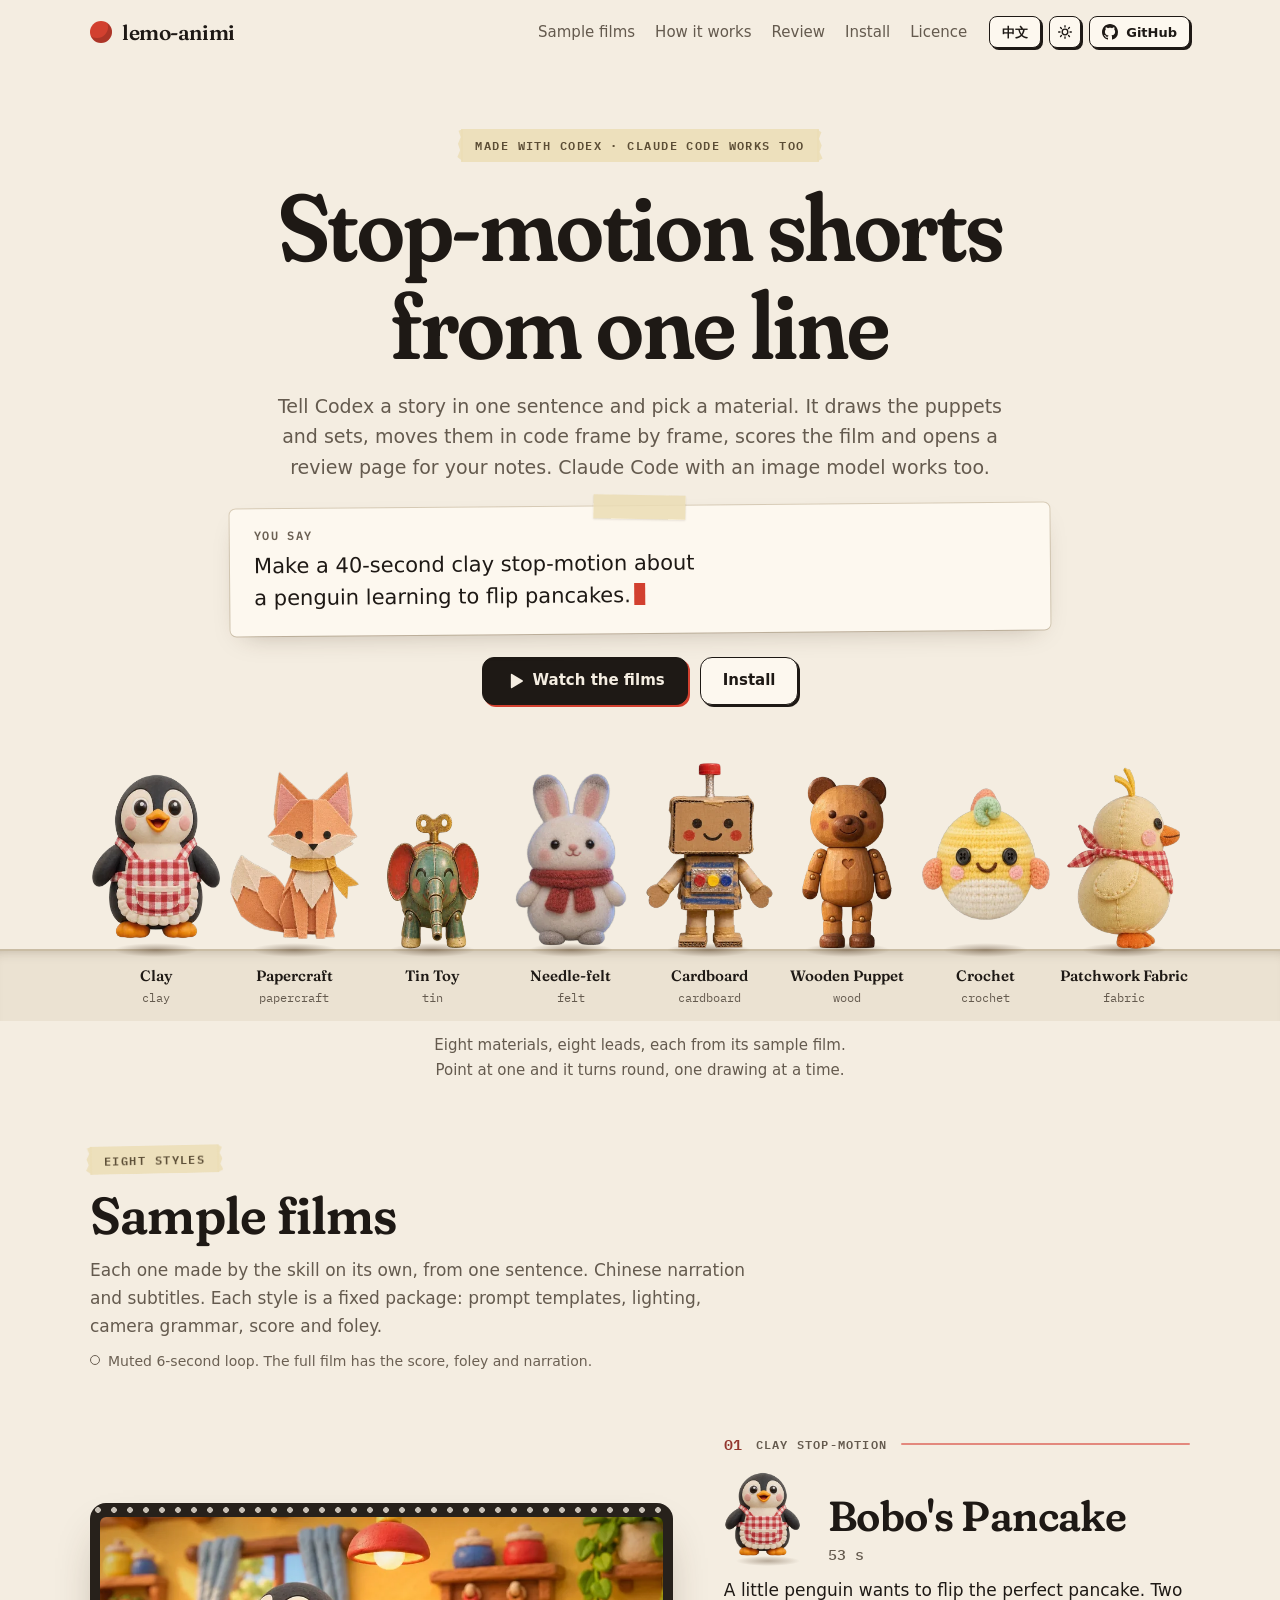
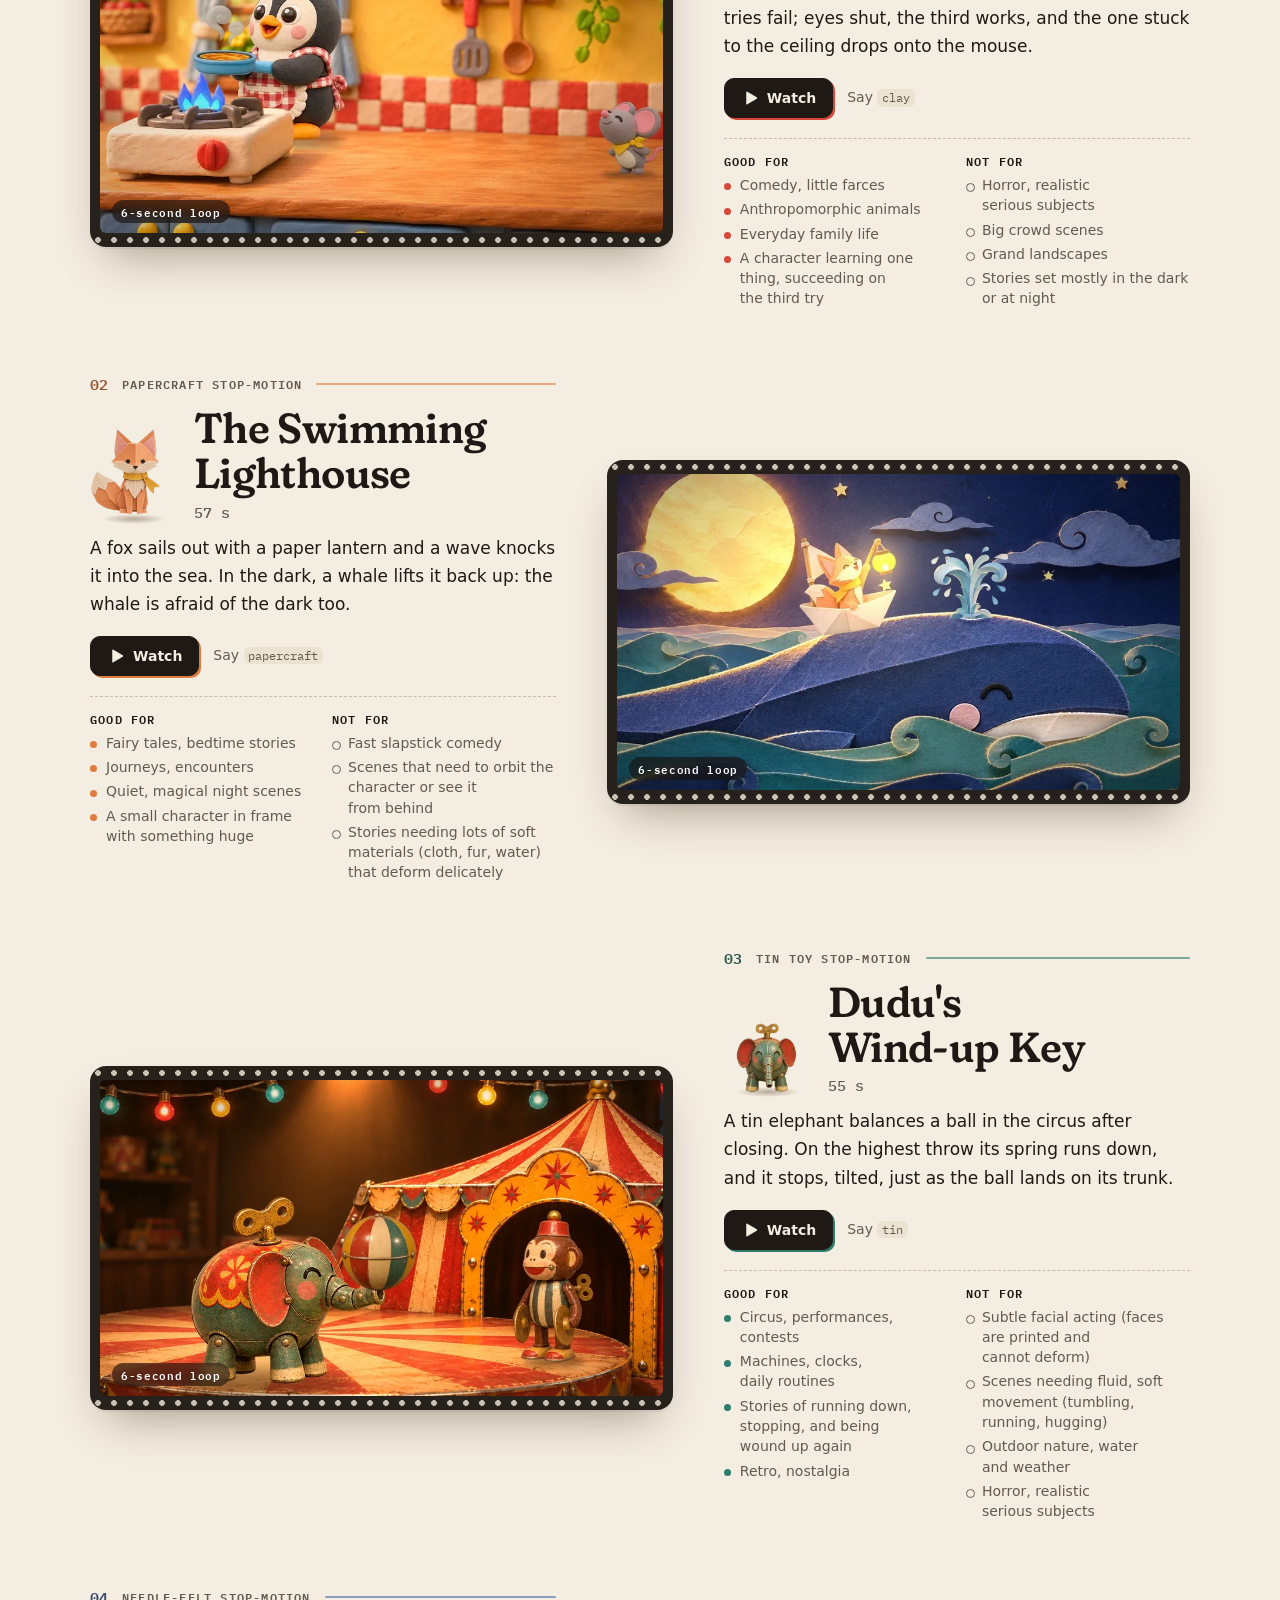
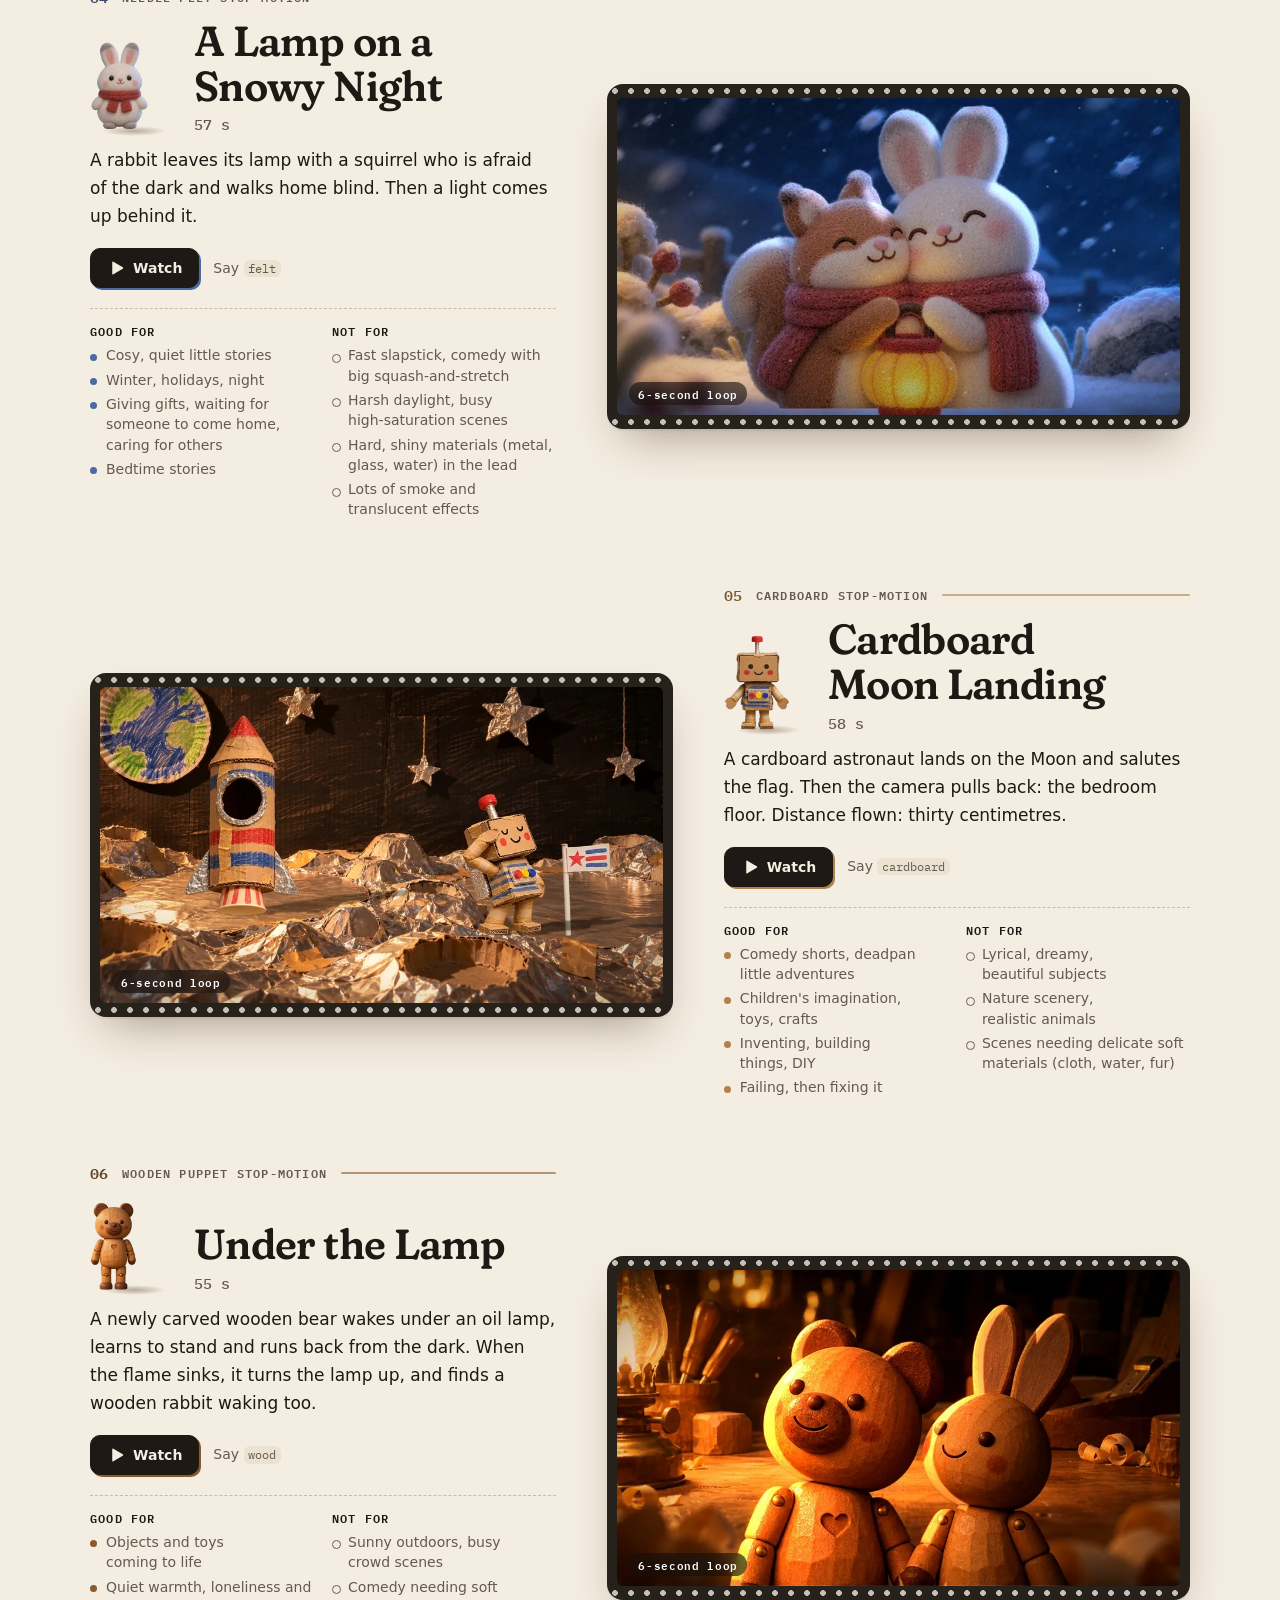
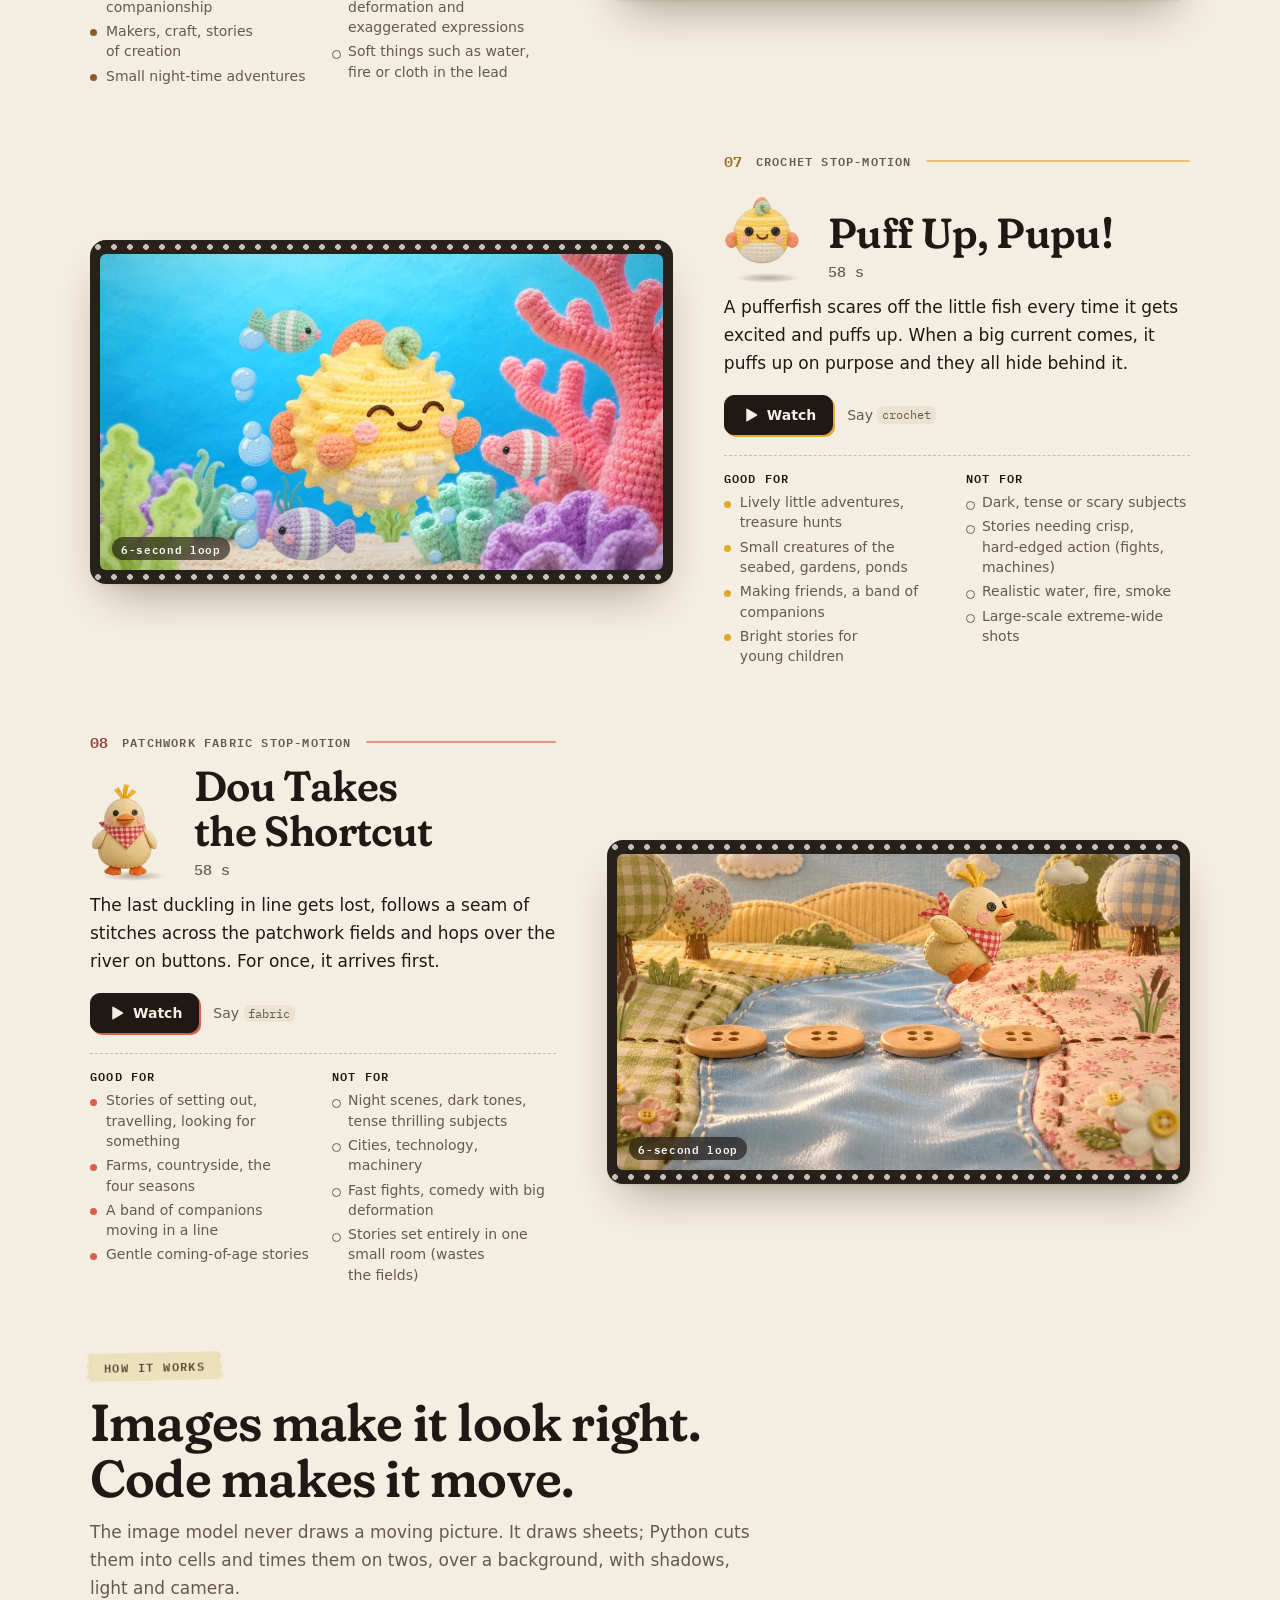
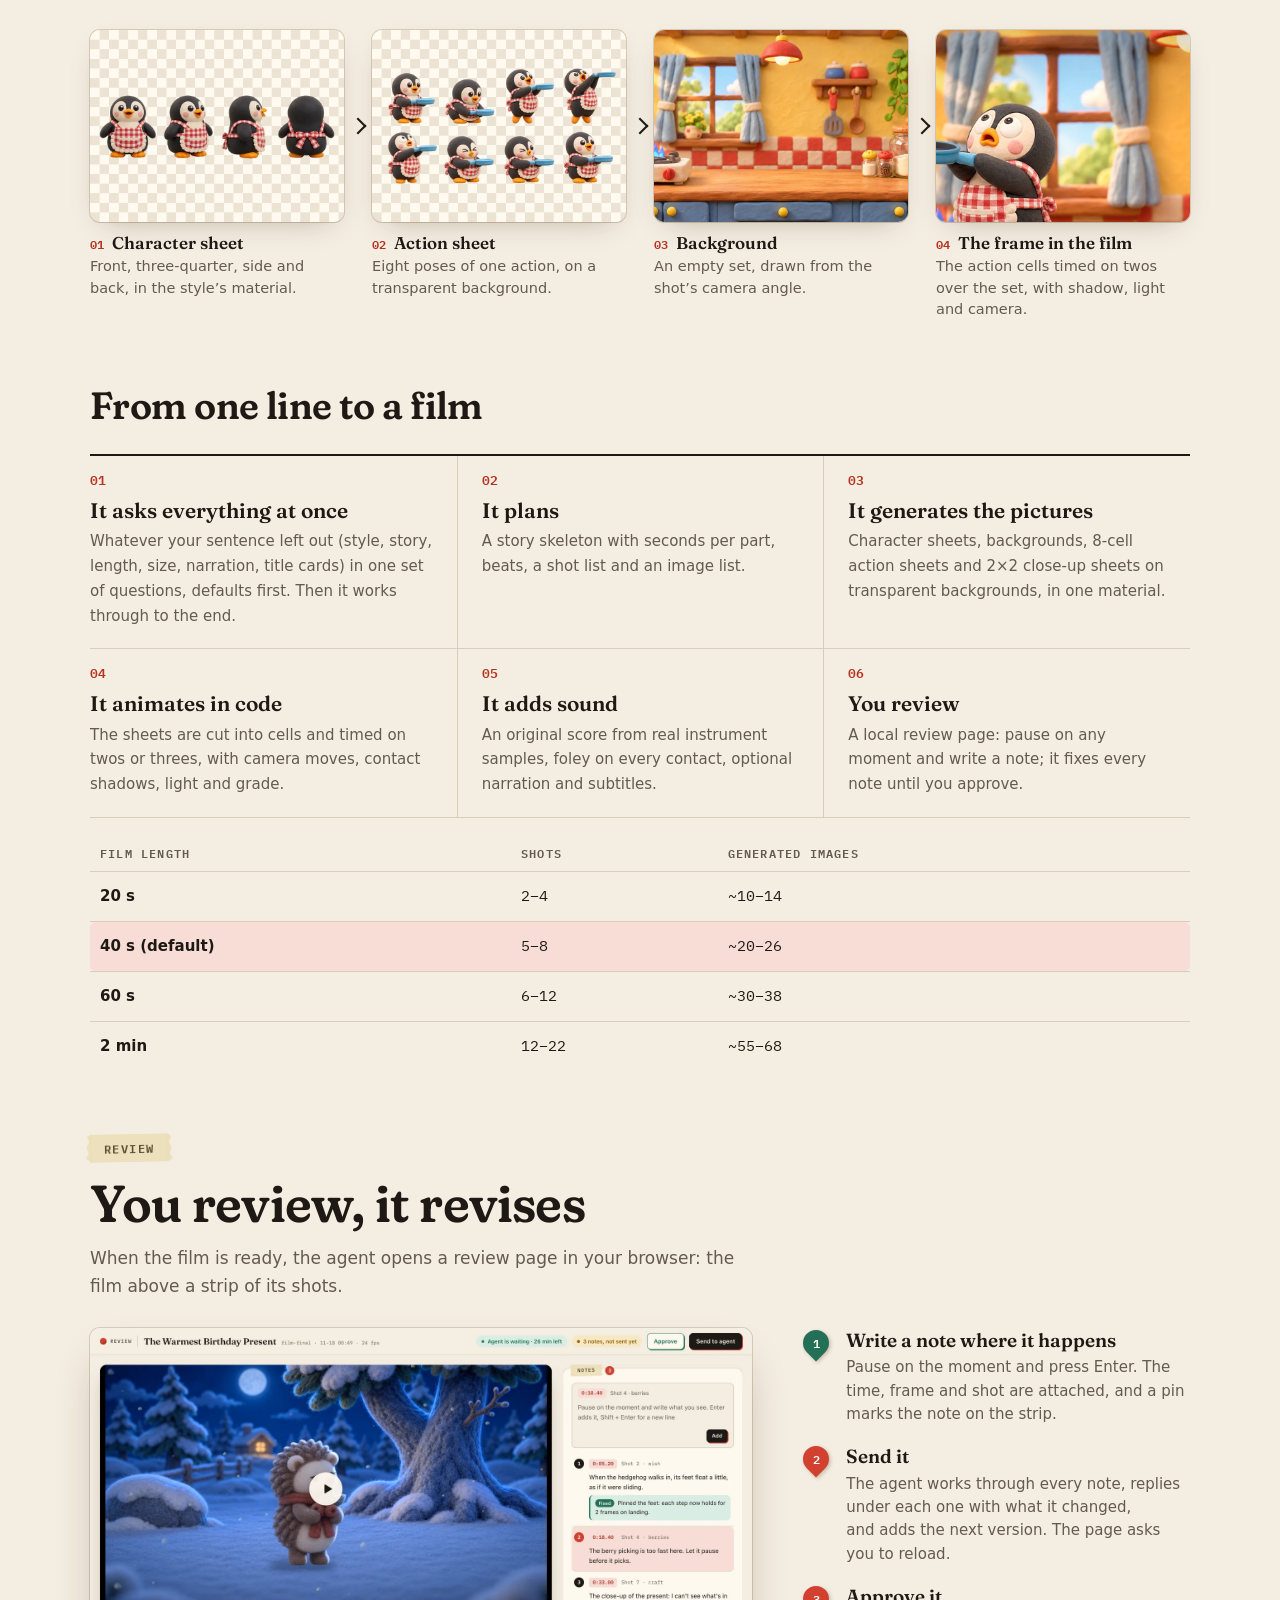
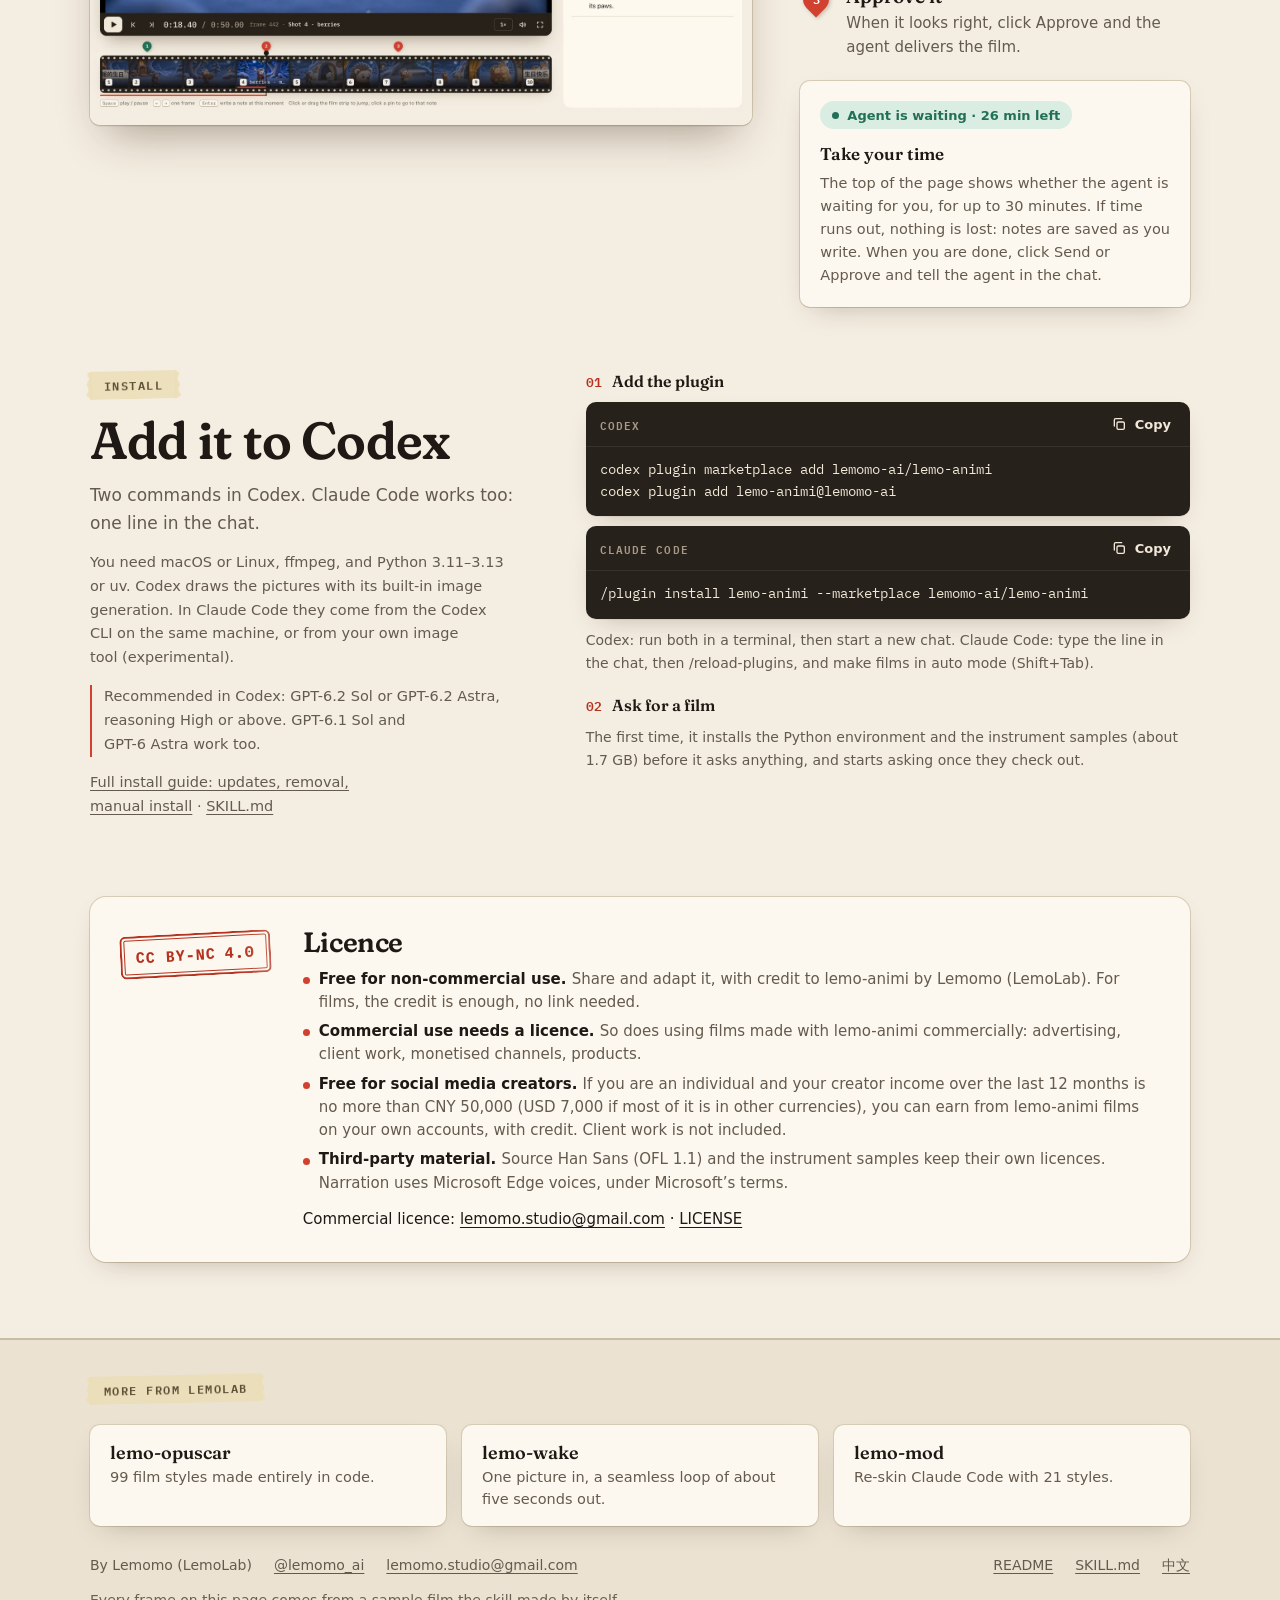
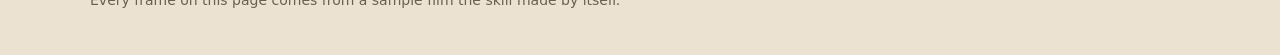
<file: docs/index.html>
<!doctype html>
<html lang="en">
<head>
<meta charset="utf-8">
<meta name="viewport" content="width=device-width, initial-scale=1">
<title>lemo-animi · stop-motion shorts from one line, made with Codex</title>
<meta name="description" content="Make a stop-motion short from one line with Codex. Claude Code with an image model works too. Eight materials, an original score and a review page for your notes.">
<meta property="og:title" content="lemo-animi · stop-motion shorts from one line, made with Codex">
<meta property="og:description" content="Make a stop-motion short from one line with Codex. Claude Code with an image model works too. Eight materials, an original score and a review page for your notes.">
<meta property="og:image" content="https://lemomo-ai.github.io/lemo-animi/readme/cast.png">
<link rel="alternate" hreflang="zh-CN" href="zh/">
<link rel="icon" href="data:image/svg+xml,%3Csvg xmlns='http://www.w3.org/2000/svg' viewBox='0 0 32 32'%3E%3Ccircle cx='16' cy='16' r='14' fill='%23d9473b'/%3E%3C/svg%3E">
<link rel="preconnect" href="https://fonts.googleapis.com"><link rel="preconnect" href="https://fonts.gstatic.com" crossorigin>
<link rel="stylesheet" href="https://fonts.googleapis.com/css2?family=Fraunces:opsz,wght,SOFT,WONK@9..144,500..700,0..100,0..1&family=IBM+Plex+Mono:wght@400;500;600&display=swap">
<link rel="stylesheet" href="assets/site.css">
</head>
<body>
<header class="top"><div class="wrap">
  <a class="mark" href="#top" id="top-link"><i></i>lemo-animi</a>
  <nav><a href="#films">Sample films</a><a href="#how">How it works</a><a href="#review">Review</a><a href="#install">Install</a><a href="#licence">Licence</a></nav>
  <div class="tools"><a class="btn sm" href="zh/" hreflang="zh-CN">中文</a>
    <button class="btn sm icon" id="theme" type="button" aria-label="Light or dark" title="Light or dark"><svg viewBox="0 0 24 24" aria-hidden="true" fill="none" stroke="currentColor" stroke-width="2" stroke-linecap="round"><circle cx="12" cy="12" r="4.2"/><path d="M12 2.5v2M12 19.5v2M2.5 12h2M19.5 12h2M5.3 5.3l1.4 1.4M17.3 17.3l1.4 1.4M5.3 18.7l1.4-1.4M17.3 6.7l1.4-1.4"/></svg></button>
    <a class="btn sm gh" href="https://github.com/lemomo-ai/lemo-animi" aria-label="GitHub"><svg viewBox="0 0 16 16" aria-hidden="true" fill="currentColor"><path d="M8 0C3.58 0 0 3.58 0 8c0 3.54 2.29 6.53 5.47 7.59.4.07.55-.17.55-.38 0-.19-.01-.82-.01-1.49-2.01.37-2.53-.49-2.69-.94-.09-.23-.48-.94-.82-1.13-.28-.15-.68-.52-.01-.53.63-.01 1.08.58 1.23.82.72 1.21 1.87.87 2.33.66.07-.52.28-.87.51-1.07-1.78-.2-3.64-.89-3.64-3.95 0-.87.31-1.59.82-2.15-.08-.2-.36-1.02.08-2.12 0 0 .67-.21 2.2.82.64-.18 1.32-.27 2-.27.68 0 1.36.09 2 .27 1.53-1.04 2.2-.82 2.2-.82.44 1.1.16 1.92.08 2.12.51.56.82 1.27.82 2.15 0 3.07-1.87 3.75-3.65 3.95.29.25.54.73.54 1.48 0 1.07-.01 1.93-.01 2.2 0 .21.15.46.55.38A8.013 8.013 0 0 0 16 8c0-4.42-3.58-8-8-8z"/></svg><span>GitHub</span></a></div>
</div></header>

<main id="top">
<div class="hero"><div class="wrap">
  <div class="tape flat">Made with Codex · Claude Code works too</div>
  <h1><span class="nb">Stop-motion</span> shorts from one line</h1>
  <p class="lede">Tell Codex a story in one sentence and pick a material. It draws the puppets and sets, moves them in code frame by frame, scores the film and opens a review page for your notes. Claude Code with an image model works&nbsp;too.</p>
  <div class="say"><b>You say</b><div class="say-l"><q>Make a <span class="nb">40-second</span> clay <span class="nb">stop-motion</span> about a penguin learning to flip pancakes.</q></div></div>
  <div class="cta"><a class="btn lg primary" href="#films"><svg viewBox="0 0 24 24" aria-hidden="true" fill="currentColor"><path d="M7 4.5v15a1 1 0 0 0 1.5.86l12.5-7.5a1 1 0 0 0 0-1.72L8.5 3.64A1 1 0 0 0 7 4.5z"/></svg>Watch the films</a><a class="btn lg" href="#install">Install</a></div>
</div>
<div class="shelf" aria-label="The cast"><div class="cast">
<a class="actor" href="#clay" data-turn><span class="pup"><span class="sprite" style="aspect-ratio:257/320;background-image:url(media/cast/clay.webp)"></span></span><span class="label"><b>Clay</b><span>clay</span></span></a>
<a class="actor" href="#papercraft" data-turn><span class="pup"><span class="sprite" style="aspect-ratio:236/320;background-image:url(media/cast/papercraft.webp)"></span></span><span class="label"><b>Papercraft</b><span>papercraft</span></span></a>
<a class="actor" href="#tin" data-turn><span class="pup"><span class="sprite" style="aspect-ratio:283/320;background-image:url(media/cast/tin.webp)"></span></span><span class="label"><b>Tin Toy</b><span>tin</span></span></a>
<a class="actor" href="#felt" data-turn><span class="pup"><span class="sprite" style="aspect-ratio:195/320;background-image:url(media/cast/felt.webp)"></span></span><span class="label"><b><span class="nb">Needle-felt</span></b><span>felt</span></span></a>
<a class="actor" href="#cardboard" data-turn><span class="pup"><span class="sprite" style="aspect-ratio:221/320;background-image:url(media/cast/cardboard.webp)"></span></span><span class="label"><b>Cardboard</b><span>cardboard</span></span></a>
<a class="actor" href="#wood" data-turn><span class="pup"><span class="sprite" style="aspect-ratio:158/320;background-image:url(media/cast/wood.webp)"></span></span><span class="label"><b>Wooden Puppet</b><span>wood</span></span></a>
<a class="actor" href="#crochet" data-turn><span class="pup"><span class="sprite" style="aspect-ratio:253/320;background-image:url(media/cast/crochet.webp)"></span></span><span class="label"><b>Crochet</b><span>crochet</span></span></a>
<a class="actor" href="#fabric" data-turn><span class="pup"><span class="sprite" style="aspect-ratio:229/320;background-image:url(media/cast/fabric.webp)"></span></span><span class="label"><b>Patchwork Fabric</b><span>fabric</span></span></a>
</div></div>
<div class="wrap"><p class="cast-p">Eight materials, eight leads, each from its sample film. Point at one and it turns round, one drawing at a&nbsp;time.</p></div>
</div>

<section id="films"><div class="wrap">
  <div class="sec-head"><div class="tape">Eight styles</div><h2>Sample films</h2>
    <p class="lede">Each one made by the skill on its own, from one sentence. Chinese narration and subtitles. Each style is a fixed package: prompt templates, lighting, camera grammar, score and&nbsp;foley.</p><p class="note">Muted <span class="nb">6-second</span> loop. The full film has the score, foley and narration.</p></div>
<article class="film" id="clay" style="--accent:#d9473b">
  <div class="frame"><div class="screen"><video data-loop src="media/clay.mp4" poster="media/clay.webp" muted loop playsinline preload="none" aria-label="Bobo&#x27;s Pancake: 6-second loop"></video><span class="tag">6-second loop</span></div></div>
  <div>
    <div class="meta"><span class="no">01</span><span class="kind">Clay <span class="nb">Stop-motion</span></span><span class="rule"></span></div>
    <div class="who"><span class="mini" data-turn tabindex="-1"><span class="sprite" style="aspect-ratio:257/320;background-image:url(media/cast/clay.webp)"></span></span><div>
      <h3>Bobo&#x27;s Pancake</h3><div class="len num">53 s</div></div></div>
    <p class="story">A little penguin wants to flip the perfect pancake. Two tries fail; eyes shut, the third works, and the one stuck to the ceiling drops onto the&nbsp;mouse.</p>
    <div class="row"><a class="btn primary" href="https://github.com/lemomo-ai/lemo-animi/releases/download/films/bobo-pancake.mp4"><svg viewBox="0 0 24 24" aria-hidden="true" fill="currentColor"><path d="M7 4.5v15a1 1 0 0 0 1.5.86l12.5-7.5a1 1 0 0 0 0-1.72L8.5 3.64A1 1 0 0 0 7 4.5z"/></svg>Watch</a>
      <span class="say-id">Say <code>clay</code></span></div>
    <div class="fit"><div><b>Good for</b><ul><li>Comedy, little&nbsp;farces</li><li>Anthropomorphic animals</li><li>Everyday family&nbsp;life</li><li>A character learning one thing, succeeding on the third&nbsp;try</li></ul></div>
      <div class="no"><b>Not for</b><ul><li>Horror, realistic serious subjects</li><li>Big crowd&nbsp;scenes</li><li>Grand landscapes</li><li>Stories set mostly in the dark or at&nbsp;night</li></ul></div></div>
  </div>
</article>
<article class="film" id="papercraft" style="--accent:#e07b3f">
  <div class="frame"><div class="screen"><video data-loop src="media/papercraft.mp4" poster="media/papercraft.webp" muted loop playsinline preload="none" aria-label="The Swimming Lighthouse: 6-second loop"></video><span class="tag">6-second loop</span></div></div>
  <div>
    <div class="meta"><span class="no">02</span><span class="kind">Papercraft <span class="nb">Stop-motion</span></span><span class="rule"></span></div>
    <div class="who"><span class="mini" data-turn tabindex="-1"><span class="sprite" style="aspect-ratio:236/320;background-image:url(media/cast/papercraft.webp)"></span></span><div>
      <h3>The Swimming Lighthouse</h3><div class="len num">57 s</div></div></div>
    <p class="story">A fox sails out with a paper lantern and a wave knocks it into the sea. In the dark, a whale lifts it back up: the whale is afraid of the dark&nbsp;too.</p>
    <div class="row"><a class="btn primary" href="https://github.com/lemomo-ai/lemo-animi/releases/download/films/lantern-whale.mp4"><svg viewBox="0 0 24 24" aria-hidden="true" fill="currentColor"><path d="M7 4.5v15a1 1 0 0 0 1.5.86l12.5-7.5a1 1 0 0 0 0-1.72L8.5 3.64A1 1 0 0 0 7 4.5z"/></svg>Watch</a>
      <span class="say-id">Say <code>papercraft</code></span></div>
    <div class="fit"><div><b>Good for</b><ul><li>Fairy tales, bedtime&nbsp;stories</li><li>Journeys, encounters</li><li>Quiet, magical night&nbsp;scenes</li><li>A small character in frame with something huge</li></ul></div>
      <div class="no"><b>Not for</b><ul><li>Fast slapstick comedy</li><li>Scenes that need to orbit the character or see it from&nbsp;behind</li><li>Stories needing lots of soft materials (cloth, fur, water) that deform delicately</li></ul></div></div>
  </div>
</article>
<article class="film" id="tin" style="--accent:#2f7d6c">
  <div class="frame"><div class="screen"><video data-loop src="media/tin.mp4" poster="media/tin.webp" muted loop playsinline preload="none" aria-label="Dudu&#x27;s Wind-up Key: 6-second loop"></video><span class="tag">6-second loop</span></div></div>
  <div>
    <div class="meta"><span class="no">03</span><span class="kind">Tin Toy <span class="nb">Stop-motion</span></span><span class="rule"></span></div>
    <div class="who"><span class="mini" data-turn tabindex="-1"><span class="sprite" style="aspect-ratio:283/320;background-image:url(media/cast/tin.webp)"></span></span><div>
      <h3>Dudu&#x27;s <span class="nb">Wind-up</span> Key</h3><div class="len num">55 s</div></div></div>
    <p class="story">A tin elephant balances a ball in the circus after closing. On the highest throw its spring runs down, and it stops, tilted, just as the ball lands on its&nbsp;trunk.</p>
    <div class="row"><a class="btn primary" href="https://github.com/lemomo-ai/lemo-animi/releases/download/films/dudu-windup.mp4"><svg viewBox="0 0 24 24" aria-hidden="true" fill="currentColor"><path d="M7 4.5v15a1 1 0 0 0 1.5.86l12.5-7.5a1 1 0 0 0 0-1.72L8.5 3.64A1 1 0 0 0 7 4.5z"/></svg>Watch</a>
      <span class="say-id">Say <code>tin</code></span></div>
    <div class="fit"><div><b>Good for</b><ul><li>Circus, performances, contests</li><li>Machines, clocks, daily routines</li><li>Stories of running down, stopping, and being wound up&nbsp;again</li><li>Retro, nostalgia</li></ul></div>
      <div class="no"><b>Not for</b><ul><li>Subtle facial acting (faces are printed and cannot&nbsp;deform)</li><li>Scenes needing fluid, soft movement (tumbling, running, hugging)</li><li>Outdoor nature, water and&nbsp;weather</li><li>Horror, realistic serious subjects</li></ul></div></div>
  </div>
</article>
<article class="film" id="felt" style="--accent:#4a6aa5">
  <div class="frame"><div class="screen"><video data-loop src="media/felt.mp4" poster="media/felt.webp" muted loop playsinline preload="none" aria-label="A Lamp on a Snowy Night: 6-second loop"></video><span class="tag">6-second loop</span></div></div>
  <div>
    <div class="meta"><span class="no">04</span><span class="kind"><span class="nb">Needle-felt</span> <span class="nb">Stop-motion</span></span><span class="rule"></span></div>
    <div class="who"><span class="mini" data-turn tabindex="-1"><span class="sprite" style="aspect-ratio:195/320;background-image:url(media/cast/felt.webp)"></span></span><div>
      <h3>A Lamp on a Snowy Night</h3><div class="len num">57 s</div></div></div>
    <p class="story">A rabbit leaves its lamp with a squirrel who is afraid of the dark and walks home blind. Then a light comes up behind&nbsp;it.</p>
    <div class="row"><a class="btn primary" href="https://github.com/lemomo-ai/lemo-animi/releases/download/films/lantern-snow.mp4"><svg viewBox="0 0 24 24" aria-hidden="true" fill="currentColor"><path d="M7 4.5v15a1 1 0 0 0 1.5.86l12.5-7.5a1 1 0 0 0 0-1.72L8.5 3.64A1 1 0 0 0 7 4.5z"/></svg>Watch</a>
      <span class="say-id">Say <code>felt</code></span></div>
    <div class="fit"><div><b>Good for</b><ul><li>Cosy, quiet little&nbsp;stories</li><li>Winter, holidays, night</li><li>Giving gifts, waiting for someone to come home, caring for&nbsp;others</li><li>Bedtime&nbsp;stories</li></ul></div>
      <div class="no"><b>Not for</b><ul><li>Fast slapstick, comedy with big squash-and-stretch</li><li>Harsh daylight, busy <span class="nb">high-saturation</span> scenes</li><li>Hard, shiny materials (metal, glass, water) in the&nbsp;lead</li><li>Lots of smoke and translucent effects</li></ul></div></div>
  </div>
</article>
<article class="film" id="cardboard" style="--accent:#b0814b">
  <div class="frame"><div class="screen"><video data-loop src="media/cardboard.mp4" poster="media/cardboard.webp" muted loop playsinline preload="none" aria-label="Cardboard Moon Landing: 6-second loop"></video><span class="tag">6-second loop</span></div></div>
  <div>
    <div class="meta"><span class="no">05</span><span class="kind">Cardboard <span class="nb">Stop-motion</span></span><span class="rule"></span></div>
    <div class="who"><span class="mini" data-turn tabindex="-1"><span class="sprite" style="aspect-ratio:221/320;background-image:url(media/cast/cardboard.webp)"></span></span><div>
      <h3>Cardboard Moon Landing</h3><div class="len num">58 s</div></div></div>
    <p class="story">A cardboard astronaut lands on the Moon and salutes the flag. Then the camera pulls back: the bedroom floor. Distance flown: thirty centimetres.</p>
    <div class="row"><a class="btn primary" href="https://github.com/lemomo-ai/lemo-animi/releases/download/films/box-moon.mp4"><svg viewBox="0 0 24 24" aria-hidden="true" fill="currentColor"><path d="M7 4.5v15a1 1 0 0 0 1.5.86l12.5-7.5a1 1 0 0 0 0-1.72L8.5 3.64A1 1 0 0 0 7 4.5z"/></svg>Watch</a>
      <span class="say-id">Say <code>cardboard</code></span></div>
    <div class="fit"><div><b>Good for</b><ul><li>Comedy shorts, deadpan little adventures</li><li>Children&#x27;s imagination, toys,&nbsp;crafts</li><li>Inventing, building things,&nbsp;DIY</li><li>Failing, then fixing&nbsp;it</li></ul></div>
      <div class="no"><b>Not for</b><ul><li>Lyrical, dreamy, beautiful subjects</li><li>Nature scenery, realistic animals</li><li>Scenes needing delicate soft materials (cloth, water,&nbsp;fur)</li></ul></div></div>
  </div>
</article>
<article class="film" id="wood" style="--accent:#8b5a2b">
  <div class="frame"><div class="screen"><video data-loop src="media/wood.mp4" poster="media/wood.webp" muted loop playsinline preload="none" aria-label="Under the Lamp: 6-second loop"></video><span class="tag">6-second loop</span></div></div>
  <div>
    <div class="meta"><span class="no">06</span><span class="kind">Wooden Puppet <span class="nb">Stop-motion</span></span><span class="rule"></span></div>
    <div class="who"><span class="mini" data-turn tabindex="-1"><span class="sprite" style="aspect-ratio:158/320;background-image:url(media/cast/wood.webp)"></span></span><div>
      <h3>Under the Lamp</h3><div class="len num">55 s</div></div></div>
    <p class="story">A newly carved wooden bear wakes under an oil lamp, learns to stand and runs back from the dark. When the flame sinks, it turns the lamp up, and finds a wooden rabbit waking&nbsp;too.</p>
    <div class="row"><a class="btn primary" href="https://github.com/lemomo-ai/lemo-animi/releases/download/films/lamp-bear.mp4"><svg viewBox="0 0 24 24" aria-hidden="true" fill="currentColor"><path d="M7 4.5v15a1 1 0 0 0 1.5.86l12.5-7.5a1 1 0 0 0 0-1.72L8.5 3.64A1 1 0 0 0 7 4.5z"/></svg>Watch</a>
      <span class="say-id">Say <code>wood</code></span></div>
    <div class="fit"><div><b>Good for</b><ul><li>Objects and toys coming to&nbsp;life</li><li>Quiet warmth, loneliness and companionship</li><li>Makers, craft, stories of creation</li><li>Small <span class="nb">night-time</span> adventures</li></ul></div>
      <div class="no"><b>Not for</b><ul><li>Sunny outdoors, busy crowd&nbsp;scenes</li><li>Comedy needing soft deformation and exaggerated expressions</li><li>Soft things such as water, fire or cloth in the&nbsp;lead</li></ul></div></div>
  </div>
</article>
<article class="film" id="crochet" style="--accent:#e0a92a">
  <div class="frame"><div class="screen"><video data-loop src="media/crochet.mp4" poster="media/crochet.webp" muted loop playsinline preload="none" aria-label="Puff Up, Pupu!: 6-second loop"></video><span class="tag">6-second loop</span></div></div>
  <div>
    <div class="meta"><span class="no">07</span><span class="kind">Crochet <span class="nb">Stop-motion</span></span><span class="rule"></span></div>
    <div class="who"><span class="mini" data-turn tabindex="-1"><span class="sprite" style="aspect-ratio:253/320;background-image:url(media/cast/crochet.webp)"></span></span><div>
      <h3>Puff Up, Pupu!</h3><div class="len num">58 s</div></div></div>
    <p class="story">A pufferfish scares off the little fish every time it gets excited and puffs up. When a big current comes, it puffs up on purpose and they all hide behind&nbsp;it.</p>
    <div class="row"><a class="btn primary" href="https://github.com/lemomo-ai/lemo-animi/releases/download/films/pupu-puff.mp4"><svg viewBox="0 0 24 24" aria-hidden="true" fill="currentColor"><path d="M7 4.5v15a1 1 0 0 0 1.5.86l12.5-7.5a1 1 0 0 0 0-1.72L8.5 3.64A1 1 0 0 0 7 4.5z"/></svg>Watch</a>
      <span class="say-id">Say <code>crochet</code></span></div>
    <div class="fit"><div><b>Good for</b><ul><li>Lively little adventures, treasure&nbsp;hunts</li><li>Small creatures of the seabed, gardens,&nbsp;ponds</li><li>Making friends, a band of companions</li><li>Bright stories for young children</li></ul></div>
      <div class="no"><b>Not for</b><ul><li>Dark, tense or scary subjects</li><li>Stories needing crisp, <span class="nb">hard-edged</span> action (fights, machines)</li><li>Realistic water, fire,&nbsp;smoke</li><li><span class="nb">Large-scale</span> <span class="nb">extreme-wide</span> shots</li></ul></div></div>
  </div>
</article>
<article class="film" id="fabric" style="--accent:#d85f4a">
  <div class="frame"><div class="screen"><video data-loop src="media/fabric.mp4" poster="media/fabric.webp" muted loop playsinline preload="none" aria-label="Dou Takes the Shortcut: 6-second loop"></video><span class="tag">6-second loop</span></div></div>
  <div>
    <div class="meta"><span class="no">08</span><span class="kind">Patchwork Fabric <span class="nb">Stop-motion</span></span><span class="rule"></span></div>
    <div class="who"><span class="mini" data-turn tabindex="-1"><span class="sprite" style="aspect-ratio:229/320;background-image:url(media/cast/fabric.webp)"></span></span><div>
      <h3>Dou Takes the Shortcut</h3><div class="len num">58 s</div></div></div>
    <p class="story">The last duckling in line gets lost, follows a seam of stitches across the patchwork fields and hops over the river on buttons. For once, it arrives&nbsp;first.</p>
    <div class="row"><a class="btn primary" href="https://github.com/lemomo-ai/lemo-animi/releases/download/films/dou-shortcut.mp4"><svg viewBox="0 0 24 24" aria-hidden="true" fill="currentColor"><path d="M7 4.5v15a1 1 0 0 0 1.5.86l12.5-7.5a1 1 0 0 0 0-1.72L8.5 3.64A1 1 0 0 0 7 4.5z"/></svg>Watch</a>
      <span class="say-id">Say <code>fabric</code></span></div>
    <div class="fit"><div><b>Good for</b><ul><li>Stories of setting out, travelling, looking for something</li><li>Farms, countryside, the four&nbsp;seasons</li><li>A band of companions moving in a&nbsp;line</li><li>Gentle <span class="nb">coming-of-age</span> stories</li></ul></div>
      <div class="no"><b>Not for</b><ul><li>Night scenes, dark tones, tense thrilling subjects</li><li>Cities, technology, machinery</li><li>Fast fights, comedy with big deformation</li><li>Stories set entirely in one small room (wastes the&nbsp;fields)</li></ul></div></div>
  </div>
</article>
</div></section>

<section id="how"><div class="wrap">
  <div class="tape">How it works</div>
  <h2>Images make it look right. Code makes it move.</h2>
  <p class="lede">The image model never draws a moving picture. It draws sheets; Python cuts them into cells and times them on twos, over a background, with shadows, light and&nbsp;camera.</p>
  <div class="proc"><figure><div class="pane"><img src="media/process/p1.webp" alt="" width="744" height="560" loading="lazy"></div><figcaption><b>Character sheet</b>Front, <span class="nb">three-quarter</span>, side and back, in the style’s material.</figcaption></figure><figure><div class="pane"><img src="media/process/p2.webp" alt="" width="744" height="560" loading="lazy"></div><figcaption><b>Action sheet</b>Eight poses of one action, on a transparent background.</figcaption></figure><figure><div class="pane"><img src="media/process/p3.webp" alt="" width="744" height="560" loading="lazy"></div><figcaption><b>Background</b>An empty set, drawn from the shot’s camera&nbsp;angle.</figcaption></figure><figure><div class="pane"><img src="media/process/p4.webp" alt="" width="744" height="560" loading="lazy"></div><figcaption><b>The frame in the film</b>The action cells timed on twos over the set, with shadow, light and&nbsp;camera.</figcaption></figure></div>
  <h2 class="sm steps-h">From one line to a film</h2>
  <ol class="xsheet"><li><b>It asks everything at once</b><span>Whatever your sentence left out (style, story, length, size, narration, title cards) in one set of questions, defaults first. Then it works through to the&nbsp;end.</span></li><li><b>It plans</b><span>A story skeleton with seconds per part, beats, a shot list and an image&nbsp;list.</span></li><li><b>It generates the pictures</b><span>Character sheets, backgrounds, <span class="nb">8-cell</span> action sheets and 2×2 <span class="nb">close-up</span> sheets on transparent backgrounds, in one material.</span></li><li><b>It animates in code</b><span>The sheets are cut into cells and timed on twos or threes, with camera moves, contact shadows, light and&nbsp;grade.</span></li><li><b>It adds sound</b><span>An original score from real instrument samples, foley on every contact, optional narration and subtitles.</span></li><li><b>You review</b><span>A local review page: pause on any moment and write a note; it fixes every note until you approve.</span></li></ol>
  <div class="tablewrap"><table class="lens num"><thead><tr><th>Film length</th><th>Shots</th><th>Generated images</th></tr></thead><tbody><tr><td>20 s</td><td>2–4</td><td>~10–14</td></tr><tr class=def><td>40 s (default)</td><td>5–8</td><td>~20–26</td></tr><tr><td>60 s</td><td>6–12</td><td>~30–38</td></tr><tr><td>2 min</td><td>12–22</td><td>~55–68</td></tr></tbody></table></div>
</div></section>

<section id="review"><div class="wrap">
  <div class="tape">Review</div>
  <h2>You review, it revises</h2>
  <p class="lede">When the film is ready, the agent opens a review page in your browser: the film above a strip of its&nbsp;shots.</p>
  <div class="rv">
    <figure class="desk"><img src="readme/review.webp" alt="The review page: the film paused at 0:18.40, three notes pinned on the film strip, one marked Fixed with the agent&#x27;s reply" width="1600" height="960" loading="lazy"></figure>
    <div class="rv-side">
      <ol class="rv-pts"><li><span class="pin"><i>1</i></span><div><b>Write a note where it happens</b><span>Pause on the moment and press Enter. The time, frame and shot are attached, and a pin marks the note on the&nbsp;strip.</span></div></li><li><span class="pin"><i>2</i></span><div><b>Send it</b><span>The agent works through every note, replies under each one with what it changed, and adds the next version. The page asks you to&nbsp;reload.</span></div></li><li><span class="pin"><i>3</i></span><div><b>Approve it</b><span>When it looks right, click Approve and the agent delivers the&nbsp;film.</span></div></li></ol>
      <div class="rv-wait"><span class="pill ok live">Agent is waiting · 26 min left</span><b>Take your time</b><p>The top of the page shows whether the agent is waiting for you, for up to 30 minutes. If time runs out, nothing is lost: notes are saved as you write. When you are done, click Send or Approve and tell the agent in the&nbsp;chat.</p></div>
    </div>
  </div>
</div></section>

<section id="install"><div class="wrap inst">
  <div><div class="tape">Install</div><h2>Add it to Codex</h2>
    <p class="lede">Two commands in Codex. Claude Code works too: one line in the&nbsp;chat.</p><p class="need">You need macOS or Linux, ffmpeg, and Python <span class="nb">3.11–3.13</span> or uv. Codex draws the pictures with its <span class="nb">built-in</span> image generation. In Claude Code they come from the Codex CLI on the same machine, or from your own image tool (experimental).</p><p class="need model">Recommended in Codex: <span class="nb">GPT-6.2</span> Sol or <span class="nb">GPT-6.2</span> Astra, reasoning High or above. <span class="nb">GPT-6.1</span> Sol and <span class="nb">GPT-6</span> Astra work&nbsp;too.</p>
    <p class="need"><a href="https://github.com/lemomo-ai/lemo-animi/blob/main/README.md#install">Full install guide: updates, removal, manual install</a>&nbsp;·&nbsp;<a href="https://github.com/lemomo-ai/lemo-animi/blob/main/plugin/skills/lemo-animi/SKILL.md">SKILL.md</a></p></div>
  <ol class="cmds"><li><div class="h"><span>Add the plugin</span></div><div class="code"><div class="code-h"><span class="who">Codex</span><button class="btn sm quiet copy" type="button" data-done="Copied"><svg viewBox="0 0 24 24" aria-hidden="true" fill="none" stroke="currentColor" stroke-width="2" stroke-linecap="round" stroke-linejoin="round"><rect x="9" y="9" width="11" height="11" rx="2"/><path d="M5 15V6a2 2 0 0 1 2-2h9"/></svg><span>Copy</span></button></div><pre class="cmd">codex plugin marketplace add lemomo-ai/lemo-animi
codex plugin add lemo-animi@lemomo-ai</pre></div><div class="code"><div class="code-h"><span class="who">Claude Code</span><button class="btn sm quiet copy" type="button" data-done="Copied"><svg viewBox="0 0 24 24" aria-hidden="true" fill="none" stroke="currentColor" stroke-width="2" stroke-linecap="round" stroke-linejoin="round"><rect x="9" y="9" width="11" height="11" rx="2"/><path d="M5 15V6a2 2 0 0 1 2-2h9"/></svg><span>Copy</span></button></div><pre class="cmd">/plugin install lemo-animi --marketplace lemomo-ai/lemo-animi</pre></div><div class=p>Codex: run both in a terminal, then start a new chat. Claude Code: type the line in the chat, then /<span class="nb">reload-plugins</span>, and make films in auto mode (Shift+Tab).</div></li><li><div class="h"><span>Ask for a film</span></div><div class=p>The first time, it installs the Python environment and the instrument samples (about 1.7&nbsp;GB) before it asks anything, and starts asking once they check&nbsp;out.</div></li></ol>
</div></section>

<section id="licence"><div class="wrap">
  <div class="lic"><a class="stamp" href="https://creativecommons.org/licenses/by-nc/4.0/">CC BY-NC 4.0</a><div>
    <h2 class="xs">Licence</h2>
    <ul><li><b>Free for <span class="nb">non-commercial</span> use. </b>Share and adapt it, with credit to <span class="nb">lemo-animi</span> by Lemomo (LemoLab). For films, the credit is enough, no link&nbsp;needed.</li><li><b>Commercial use needs a licence. </b>So does using films made with <span class="nb">lemo-animi</span> commercially: advertising, client work, monetised channels, products.</li><li><b>Free for social media creators. </b>If you are an individual and your creator income over the last 12 months is no more than CNY 50,000 (USD 7,000 if most of it is in other currencies), you can earn from <span class="nb">lemo-animi</span> films on your own accounts, with credit. Client work is not included.</li><li><b><span class="nb">Third-party</span> material. </b>Source Han Sans (OFL 1.1) and the instrument samples keep their own licences. Narration uses Microsoft Edge voices, under Microsoft’s terms.</li></ul>
    <p class="lic-c">Commercial licence: <span class="nb"><a href="mailto:lemomo.studio@gmail.com">lemomo.studio@gmail.com</a> · <a href="https://github.com/lemomo-ai/lemo-animi/blob/main/LICENSE">LICENSE</a></span></p></div></div>
</div></section>
</main>

<footer><div class="wrap">
  <div class="tape">More from LemoLab</div>
  <div class="more"><a href="https://github.com/lemomo-ai/lemo-opuscar"><b>lemo-opuscar</b><span>99 film styles made entirely in&nbsp;code.</span></a><a href="https://github.com/lemomo-ai/lemo-wake"><b>lemo-wake</b><span>One picture in, a seamless loop of about five seconds&nbsp;out.</span></a><a href="https://github.com/lemomo-ai/lemo-mod"><b>lemo-mod</b><span><span class="nb">Re-skin</span> Claude Code with 21&nbsp;styles.</span></a></div>
  <div class="foot"><span>By Lemomo (LemoLab)</span><a href="https://x.com/lemomo_ai">@lemomo_ai</a><a href="mailto:lemomo.studio@gmail.com">lemomo.studio@gmail.com</a>
    <span class="sp"></span><a href="https://github.com/lemomo-ai/lemo-animi/blob/main/README.md">README</a><a href="https://github.com/lemomo-ai/lemo-animi/blob/main/plugin/skills/lemo-animi/SKILL.md">SKILL.md</a><a href="zh/">中文</a></div>
  <p class="foot made">Every frame on this page comes from a sample film the skill made by&nbsp;itself.</p>
</div></footer>
<script src="assets/site.js"></script>
</body>
</html>
</file>
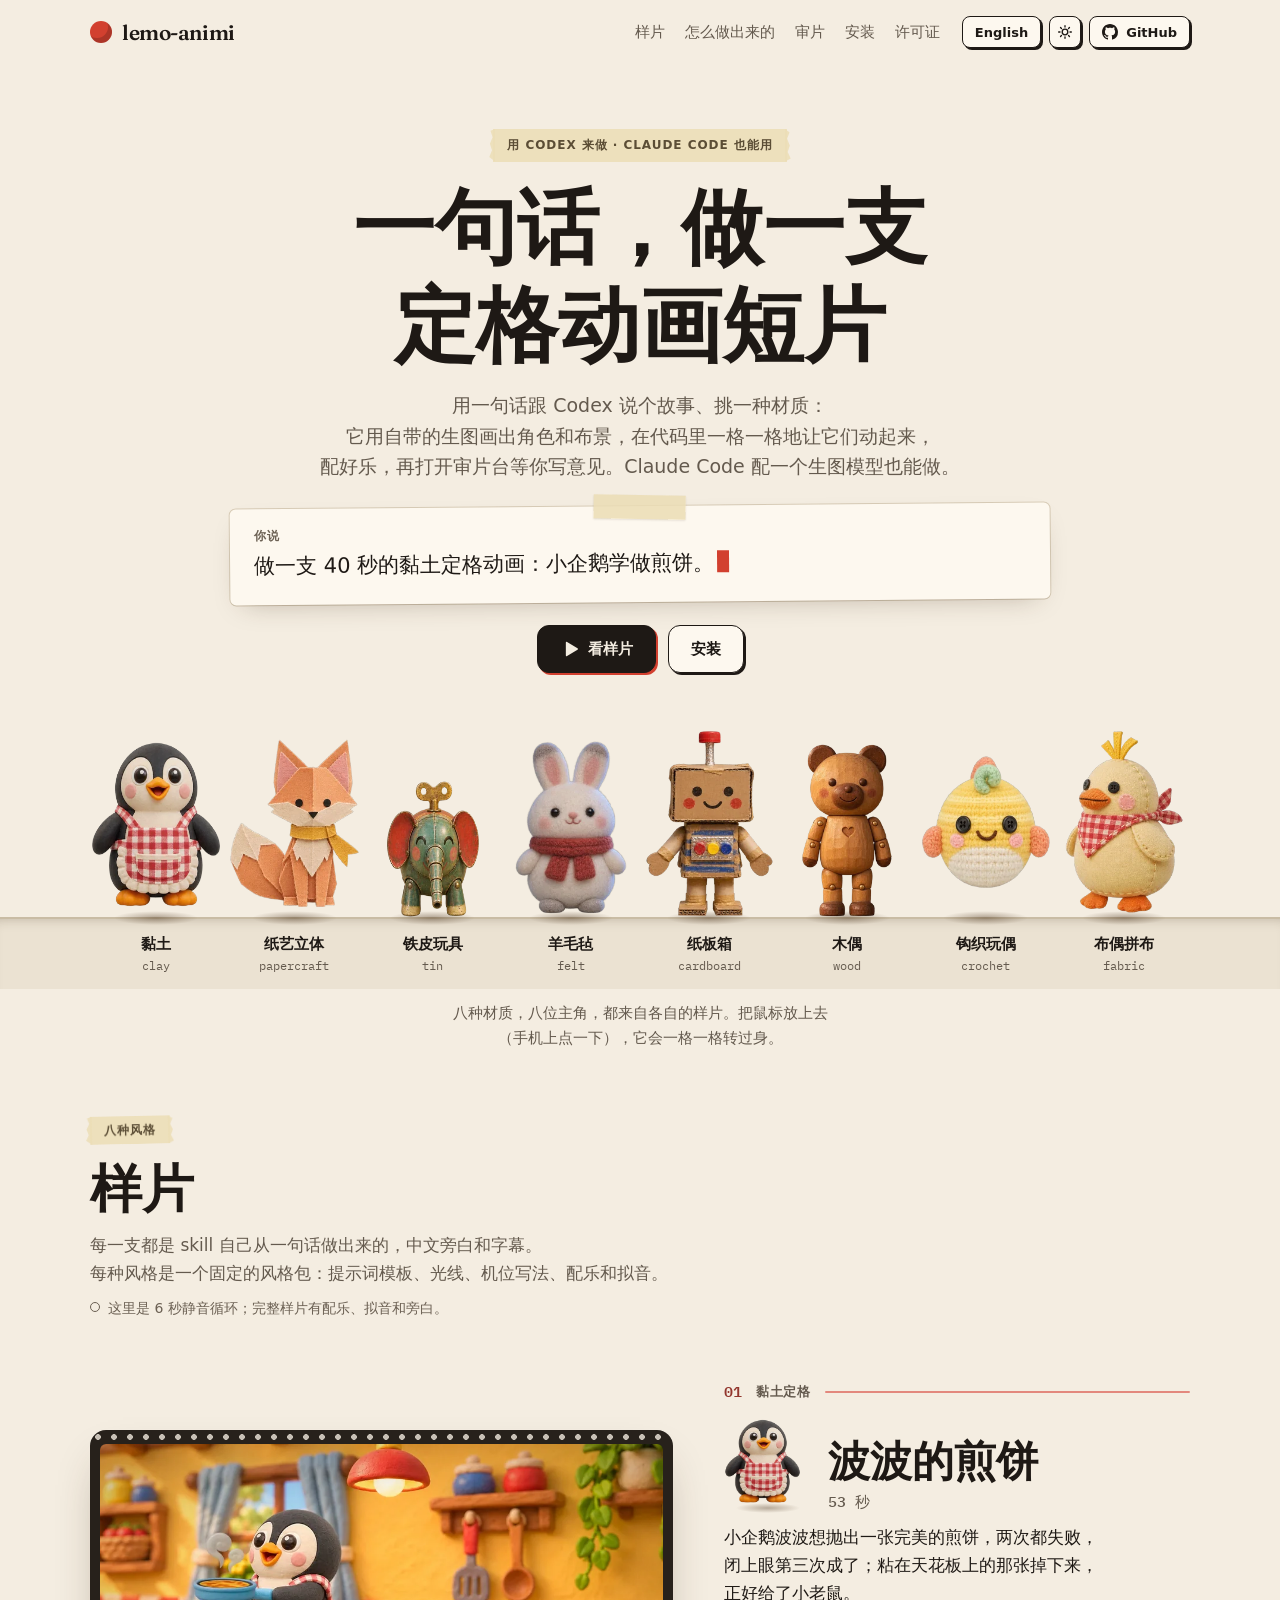
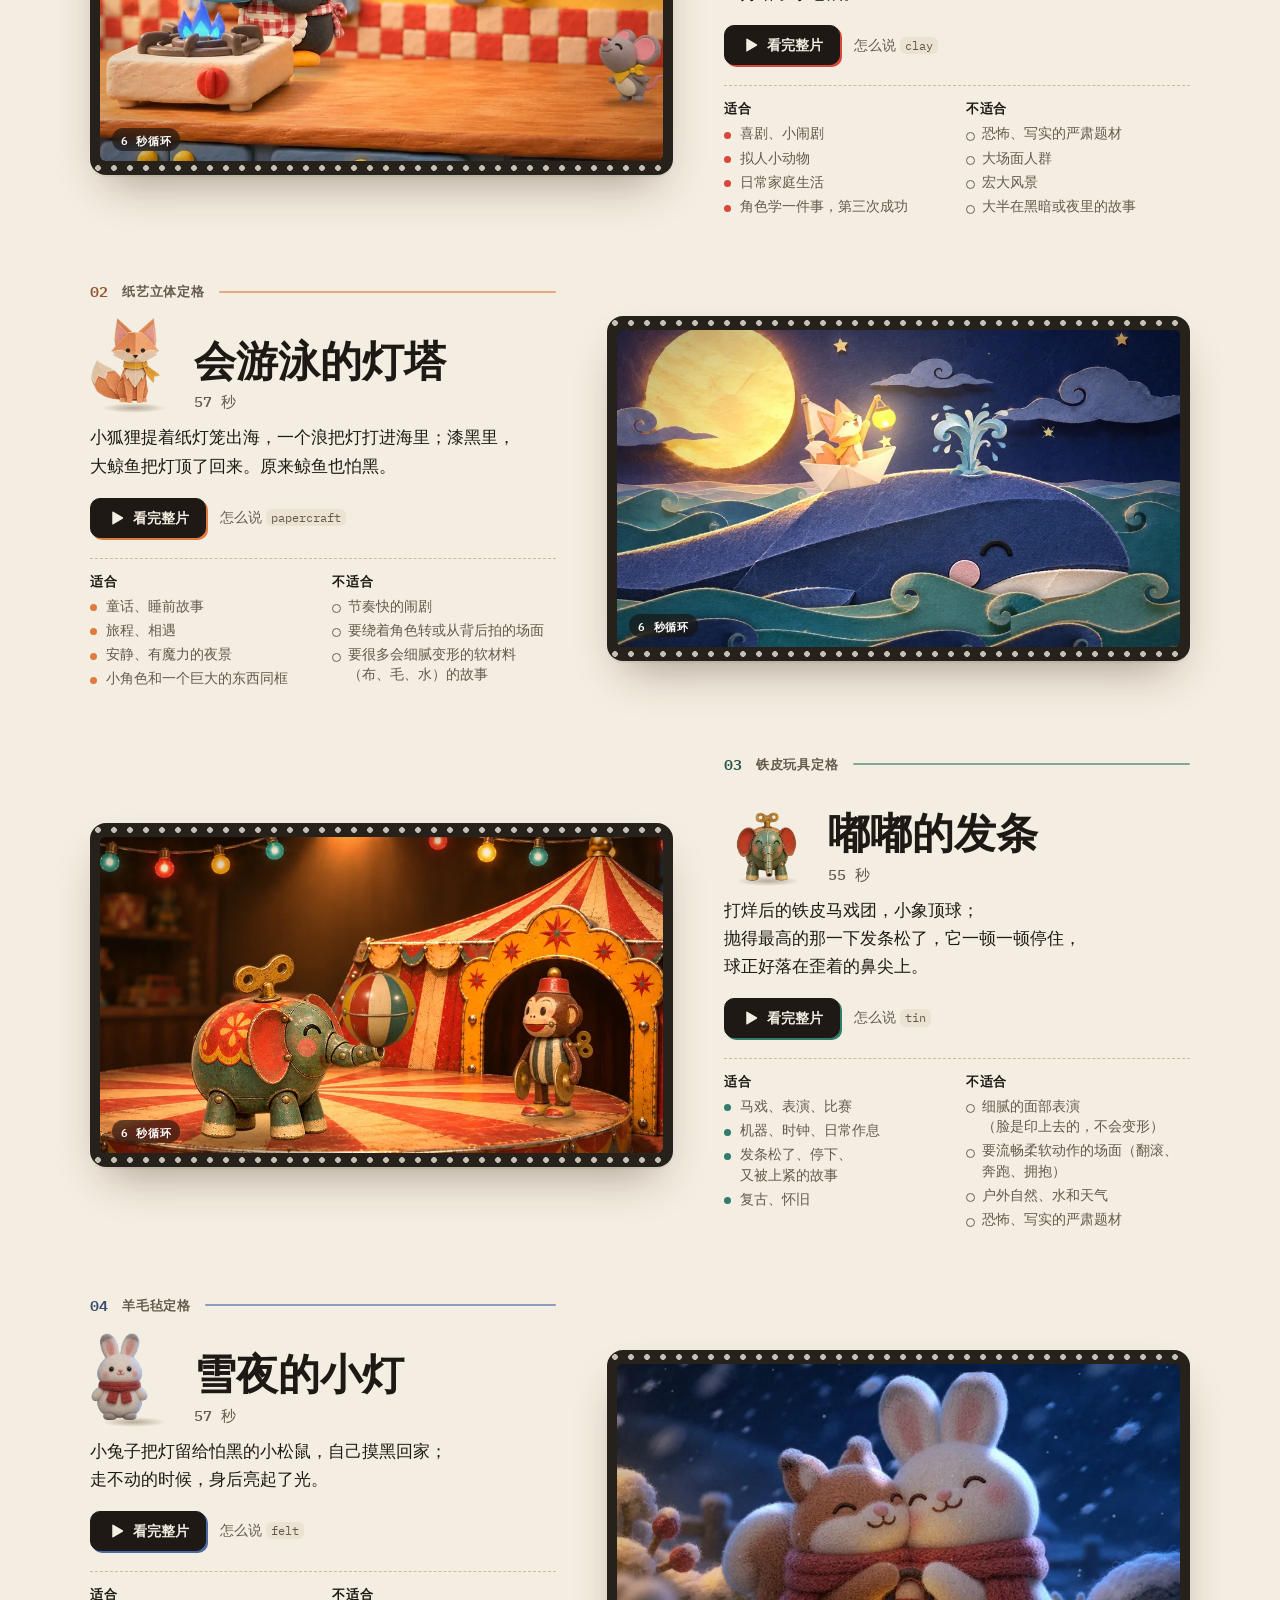
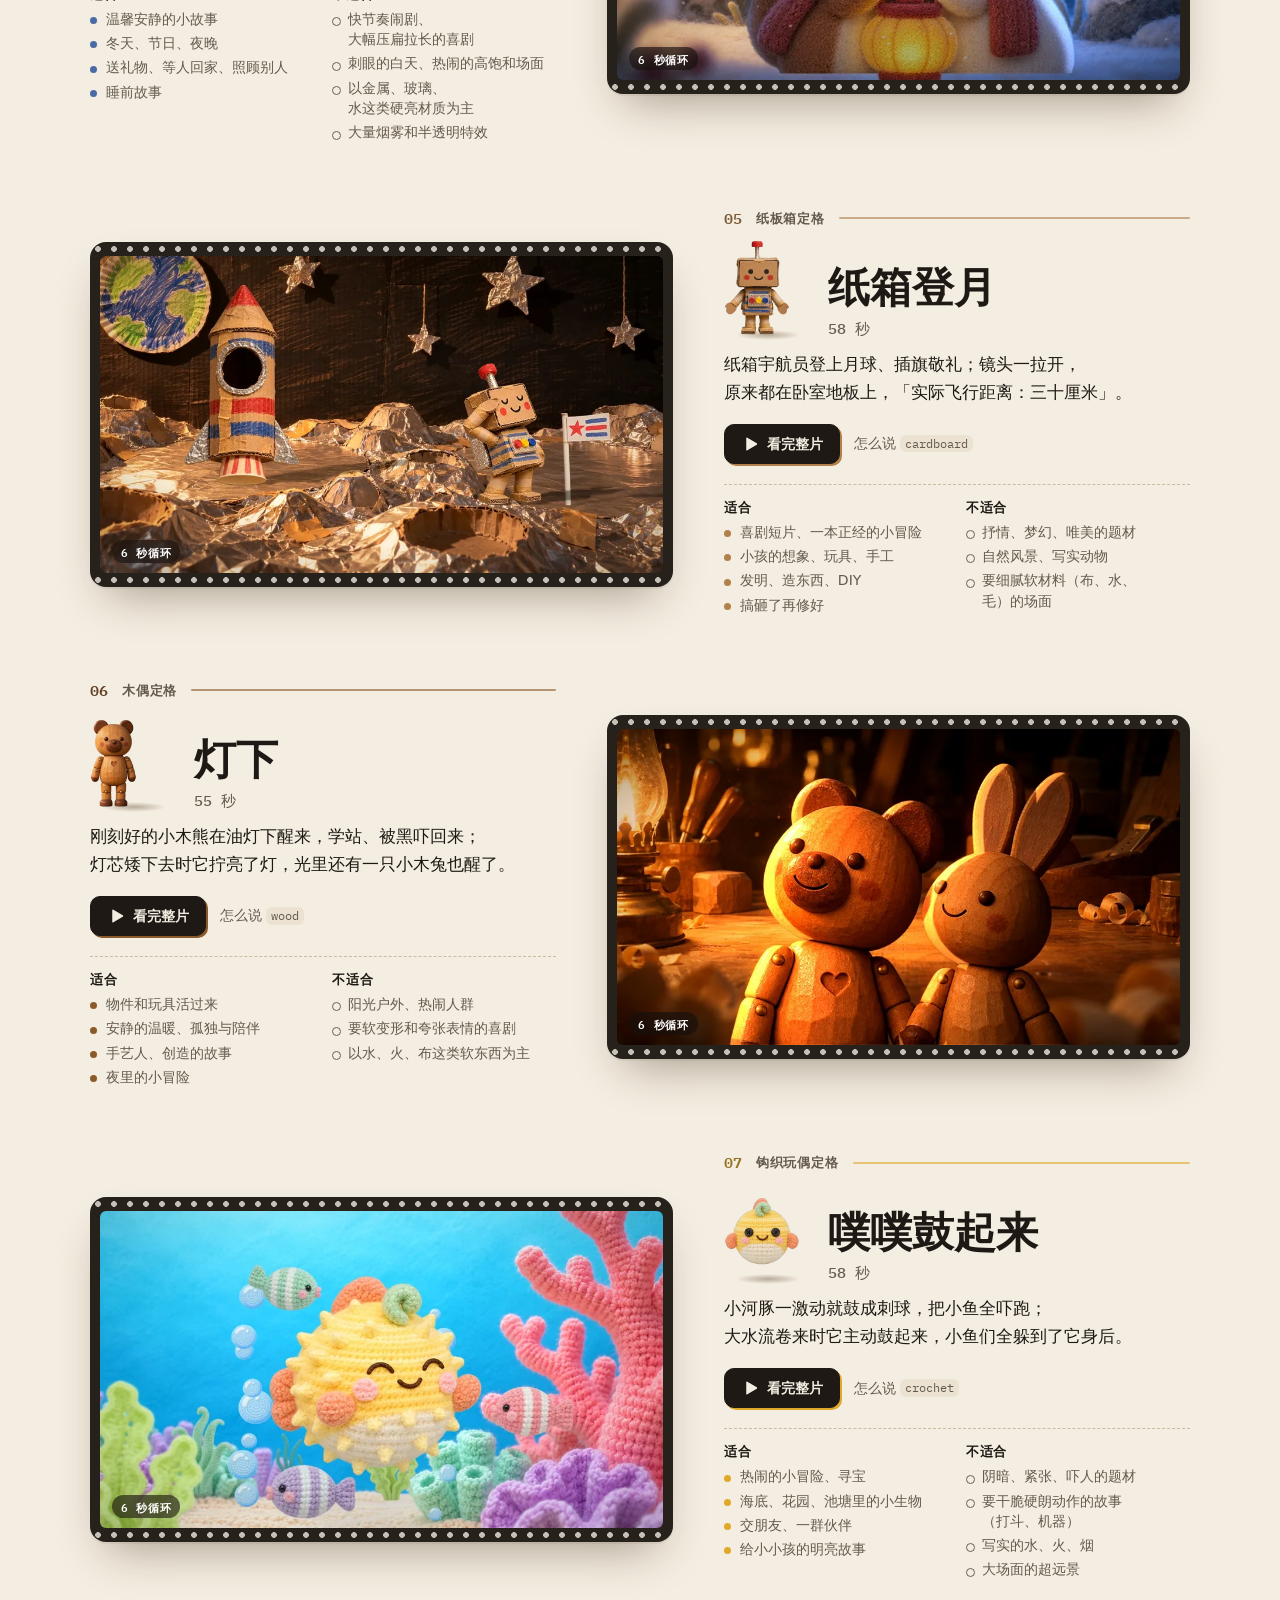
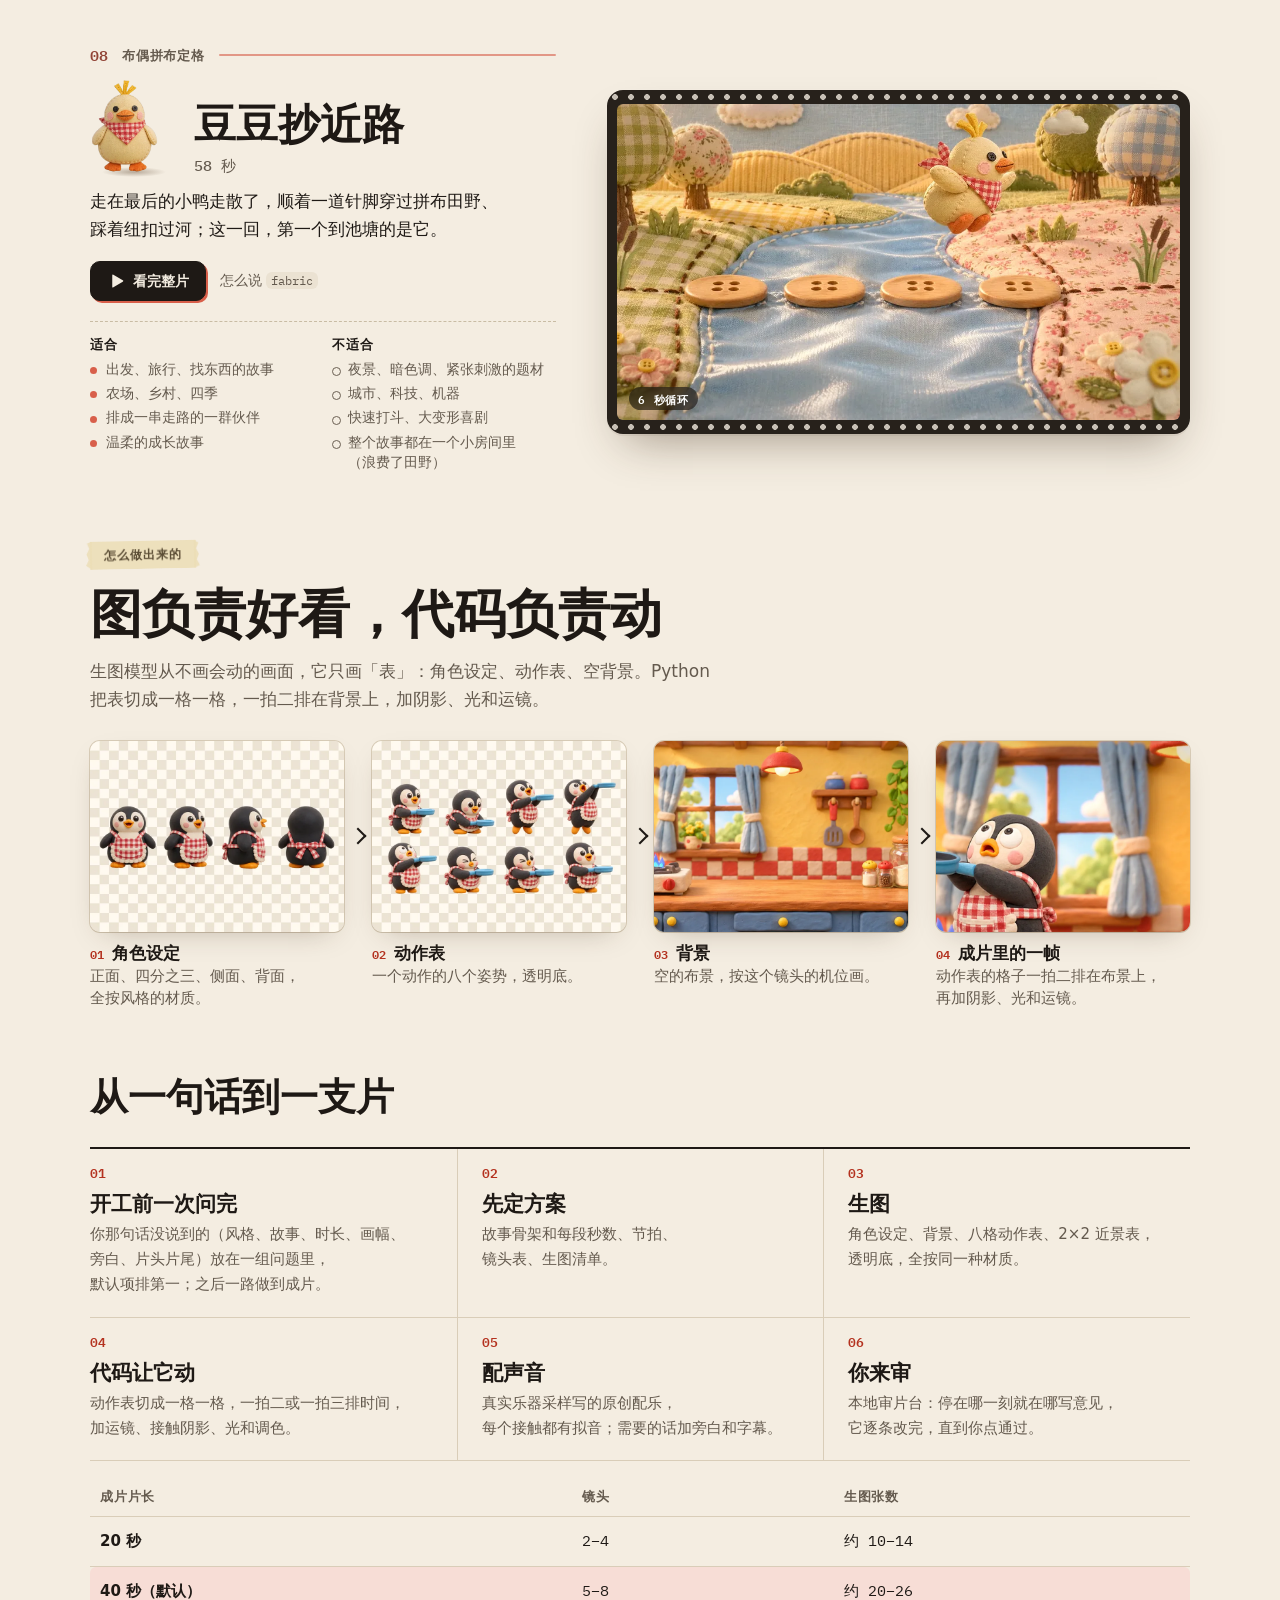
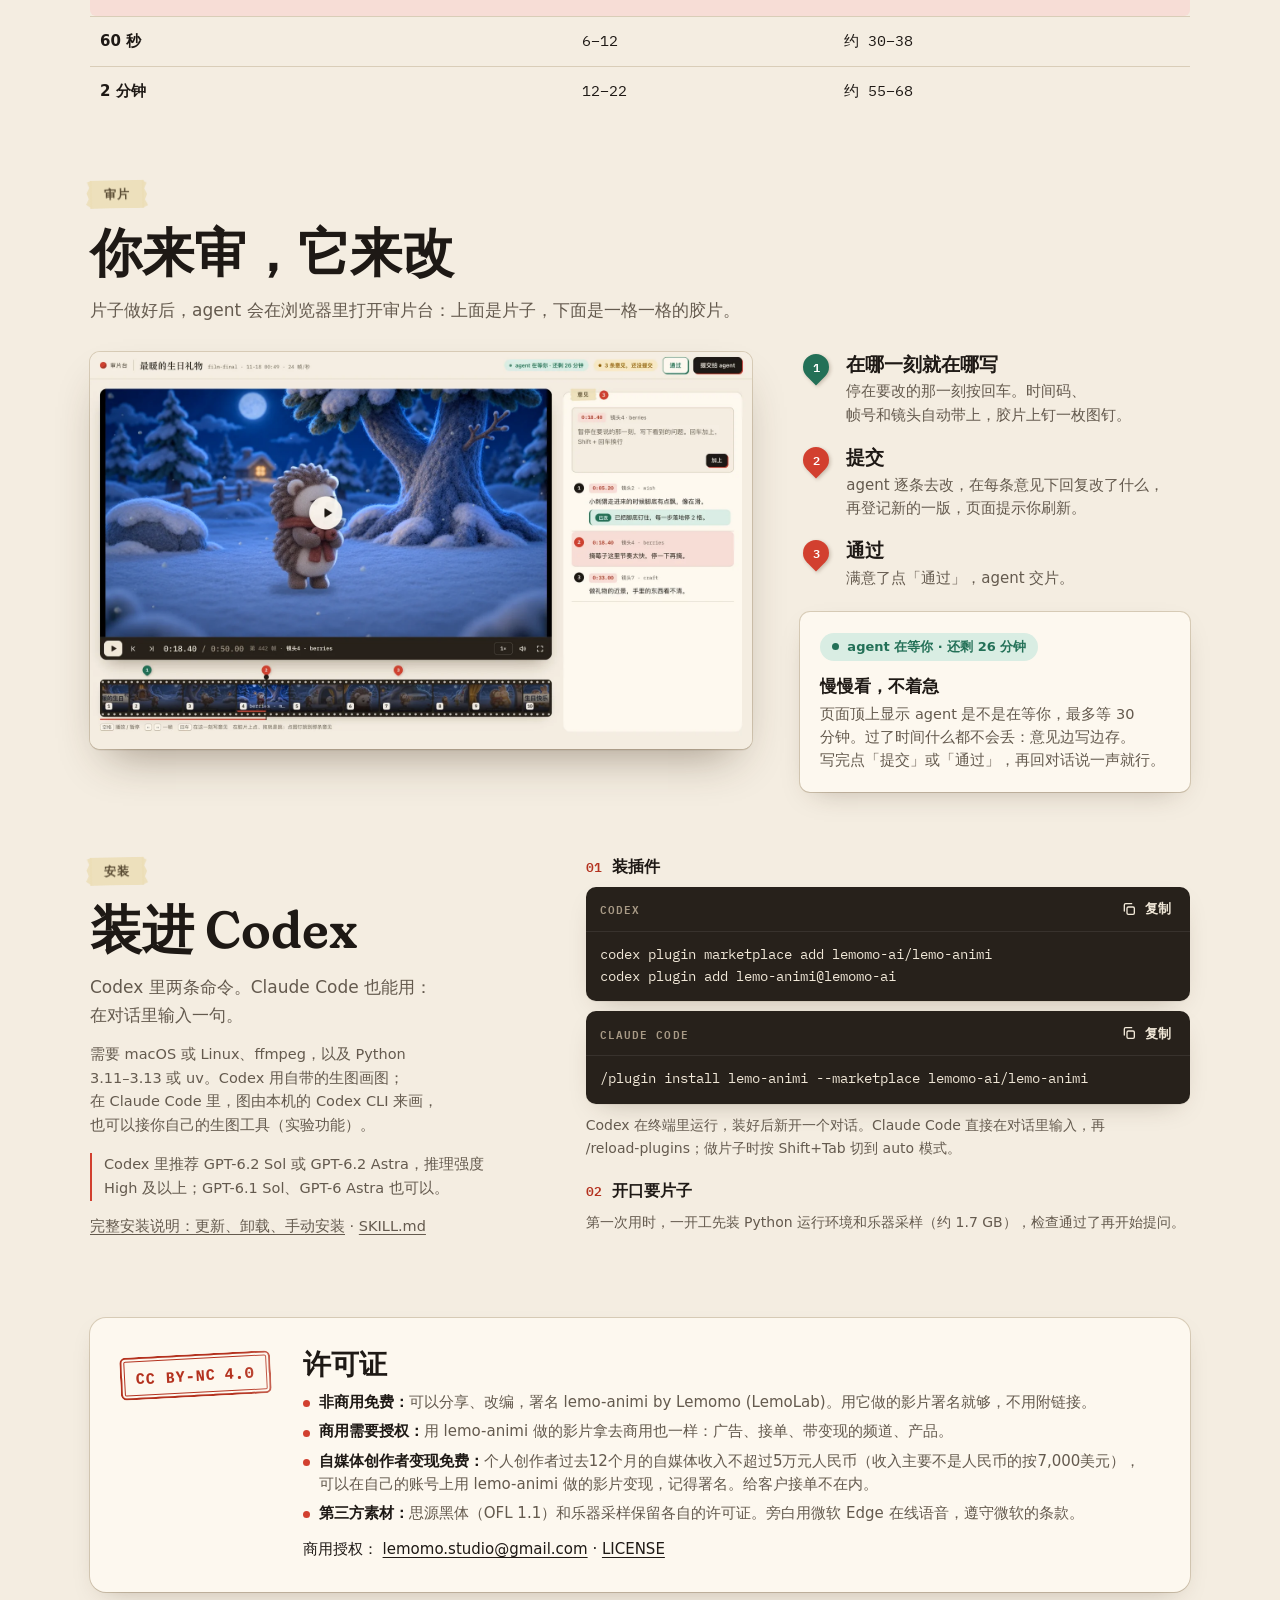
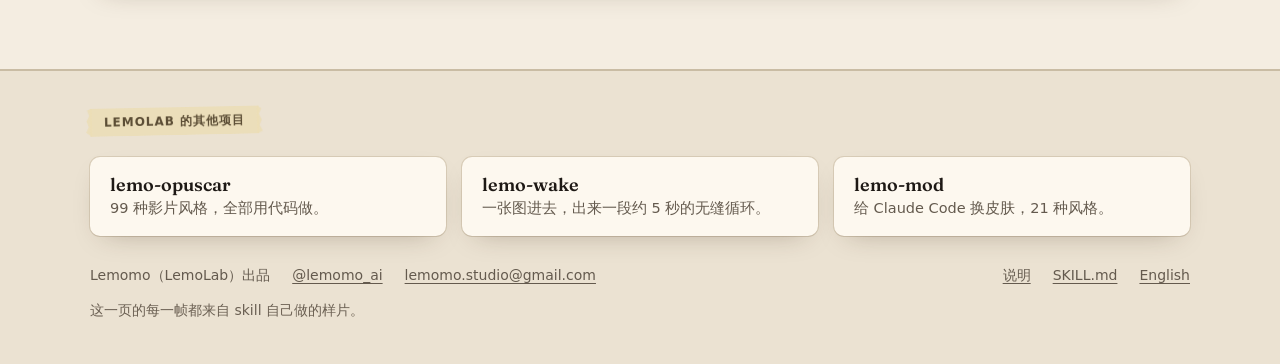
<file: docs/zh/index.html>
<!doctype html>
<html lang="zh-CN">
<head>
<meta charset="utf-8">
<meta name="viewport" content="width=device-width, initial-scale=1">
<title>lemo-animi · 用 Codex 一句话做一支定格动画</title>
<meta name="description" content="用 Codex 一句话做一支定格动画短片；Claude Code 配一个生图模型也能做。八种材质，原创配乐，还有审片台等你写意见。">
<meta property="og:title" content="lemo-animi · 用 Codex 一句话做一支定格动画">
<meta property="og:description" content="用 Codex 一句话做一支定格动画短片；Claude Code 配一个生图模型也能做。八种材质，原创配乐，还有审片台等你写意见。">
<meta property="og:image" content="https://lemomo-ai.github.io/lemo-animi/readme/cast.png">
<link rel="alternate" hreflang="en" href="../">
<link rel="icon" href="data:image/svg+xml,%3Csvg xmlns='http://www.w3.org/2000/svg' viewBox='0 0 32 32'%3E%3Ccircle cx='16' cy='16' r='14' fill='%23d9473b'/%3E%3C/svg%3E">
<link rel="preconnect" href="https://fonts.googleapis.com"><link rel="preconnect" href="https://fonts.gstatic.com" crossorigin>
<link rel="stylesheet" href="https://fonts.googleapis.com/css2?family=Fraunces:opsz,wght,SOFT,WONK@9..144,500..700,0..100,0..1&family=IBM+Plex+Mono:wght@400;500;600&display=swap">
<link rel="stylesheet" href="../assets/site.css">
</head>
<body>
<header class="top"><div class="wrap">
  <a class="mark" href="#top" id="top-link"><i></i>lemo-animi</a>
  <nav><a href="#films">样片</a><a href="#how">怎么做出来的</a><a href="#review">审片</a><a href="#install">安装</a><a href="#licence">许可证</a></nav>
  <div class="tools"><a class="btn sm" href="../" hreflang="en">English</a>
    <button class="btn sm icon" id="theme" type="button" aria-label="浅色或深色" title="浅色或深色"><svg viewBox="0 0 24 24" aria-hidden="true" fill="none" stroke="currentColor" stroke-width="2" stroke-linecap="round"><circle cx="12" cy="12" r="4.2"/><path d="M12 2.5v2M12 19.5v2M2.5 12h2M19.5 12h2M5.3 5.3l1.4 1.4M17.3 17.3l1.4 1.4M5.3 18.7l1.4-1.4M17.3 6.7l1.4-1.4"/></svg></button>
    <a class="btn sm gh" href="https://github.com/lemomo-ai/lemo-animi" aria-label="GitHub"><svg viewBox="0 0 16 16" aria-hidden="true" fill="currentColor"><path d="M8 0C3.58 0 0 3.58 0 8c0 3.54 2.29 6.53 5.47 7.59.4.07.55-.17.55-.38 0-.19-.01-.82-.01-1.49-2.01.37-2.53-.49-2.69-.94-.09-.23-.48-.94-.82-1.13-.28-.15-.68-.52-.01-.53.63-.01 1.08.58 1.23.82.72 1.21 1.87.87 2.33.66.07-.52.28-.87.51-1.07-1.78-.2-3.64-.89-3.64-3.95 0-.87.31-1.59.82-2.15-.08-.2-.36-1.02.08-2.12 0 0 .67-.21 2.2.82.64-.18 1.32-.27 2-.27.68 0 1.36.09 2 .27 1.53-1.04 2.2-.82 2.2-.82.44 1.1.16 1.92.08 2.12.51.56.82 1.27.82 2.15 0 3.07-1.87 3.75-3.65 3.95.29.25.54.73.54 1.48 0 1.07-.01 1.93-.01 2.2 0 .21.15.46.55.38A8.013 8.013 0 0 0 16 8c0-4.42-3.58-8-8-8z"/></svg><span>GitHub</span></a></div>
</div></header>

<main id="top">
<div class="hero"><div class="wrap">
  <div class="tape flat">用 Codex 来做 · Claude Code 也能用</div>
  <h1><span class="nb">一句话，做一支</span><span class="nb">定格动画短片</span></h1>
  <p class="lede">用一句话跟 Codex <span class="nb">说个故事</span>、<span class="nb">挑一种材质</span>：<span class="nb">它用自带的生图</span><span class="nb">画出角色和布景</span>，在代码里<span class="nb">一格一格地</span>让它们动起来，<span class="nb">配好乐</span>，<span class="nb">再打开审片台</span><span class="nb">等你写意见</span>。Claude Code 配一个<span class="nb">生图模型</span><span class="nb">也能做。</span></p>
  <div class="say"><b>你说</b><div class="say-l"><q>做一支 40 秒的<span class="nb">黏土定格动画</span>：<span class="nb">小企鹅学做煎饼</span>。</q></div></div>
  <div class="cta"><a class="btn lg primary" href="#films"><svg viewBox="0 0 24 24" aria-hidden="true" fill="currentColor"><path d="M7 4.5v15a1 1 0 0 0 1.5.86l12.5-7.5a1 1 0 0 0 0-1.72L8.5 3.64A1 1 0 0 0 7 4.5z"/></svg>看样片</a><a class="btn lg" href="#install">安装</a></div>
</div>
<div class="shelf" aria-label="主角们"><div class="cast">
<a class="actor" href="#clay" data-turn><span class="pup"><span class="sprite" style="aspect-ratio:257/320;background-image:url(../media/cast/clay.webp)"></span></span><span class="label"><b>黏土</b><span>clay</span></span></a>
<a class="actor" href="#papercraft" data-turn><span class="pup"><span class="sprite" style="aspect-ratio:236/320;background-image:url(../media/cast/papercraft.webp)"></span></span><span class="label"><b>纸艺立体</b><span>papercraft</span></span></a>
<a class="actor" href="#tin" data-turn><span class="pup"><span class="sprite" style="aspect-ratio:283/320;background-image:url(../media/cast/tin.webp)"></span></span><span class="label"><b>铁皮玩具</b><span>tin</span></span></a>
<a class="actor" href="#felt" data-turn><span class="pup"><span class="sprite" style="aspect-ratio:195/320;background-image:url(../media/cast/felt.webp)"></span></span><span class="label"><b>羊毛毡</b><span>felt</span></span></a>
<a class="actor" href="#cardboard" data-turn><span class="pup"><span class="sprite" style="aspect-ratio:221/320;background-image:url(../media/cast/cardboard.webp)"></span></span><span class="label"><b>纸板箱</b><span>cardboard</span></span></a>
<a class="actor" href="#wood" data-turn><span class="pup"><span class="sprite" style="aspect-ratio:158/320;background-image:url(../media/cast/wood.webp)"></span></span><span class="label"><b>木偶</b><span>wood</span></span></a>
<a class="actor" href="#crochet" data-turn><span class="pup"><span class="sprite" style="aspect-ratio:253/320;background-image:url(../media/cast/crochet.webp)"></span></span><span class="label"><b>钩织玩偶</b><span>crochet</span></span></a>
<a class="actor" href="#fabric" data-turn><span class="pup"><span class="sprite" style="aspect-ratio:229/320;background-image:url(../media/cast/fabric.webp)"></span></span><span class="label"><b>布偶拼布</b><span>fabric</span></span></a>
</div></div>
<div class="wrap"><p class="cast-p">八种材质，八位主角，都来自各自的样片。<span class="nb">把鼠标放上去</span>（<span class="nb">手机上点一下</span>），它会<span class="nb">一格一格</span><span class="nb">转过身。</span></p></div>
</div>

<section id="films"><div class="wrap">
  <div class="sec-head"><div class="tape">八种风格</div><h2>样片</h2>
    <p class="lede">每一支都是 skill 自己从一句话做出来的，中文旁白和字幕。每种风格是一个固定的<span class="nb">风格包</span>：提示词模板、光线、机位写法、配<span class="nb">乐和拟音。</span></p><p class="note">这里是 6 秒静音循环；完整样片有配乐、拟<span class="nb">音和旁白。</span></p></div>
<article class="film" id="clay" style="--accent:#d9473b">
  <div class="frame"><div class="screen"><video data-loop src="../media/clay.mp4" poster="../media/clay.webp" muted loop playsinline preload="none" aria-label="波波的煎饼: 6 秒循环"></video><span class="tag">6 秒循环</span></div></div>
  <div>
    <div class="meta"><span class="no">01</span><span class="kind">黏土定格</span><span class="rule"></span></div>
    <div class="who"><span class="mini" data-turn tabindex="-1"><span class="sprite" style="aspect-ratio:257/320;background-image:url(../media/cast/clay.webp)"></span></span><div>
      <h3>波波的煎饼</h3><div class="len num">53 秒</div></div></div>
    <p class="story">小企鹅波波想抛出一张完美的煎饼，两次都失败，闭上眼第三次成了；粘在天花板上的那张掉下来，正好给<span class="nb">了小老鼠。</span></p>
    <div class="row"><a class="btn primary" href="https://github.com/lemomo-ai/lemo-animi/releases/download/films/bobo-pancake.mp4"><svg viewBox="0 0 24 24" aria-hidden="true" fill="currentColor"><path d="M7 4.5v15a1 1 0 0 0 1.5.86l12.5-7.5a1 1 0 0 0 0-1.72L8.5 3.64A1 1 0 0 0 7 4.5z"/></svg>看完整片</a>
      <span class="say-id">怎么说 <code>clay</code></span></div>
    <div class="fit"><div><b>适合</b><ul><li>喜剧<span class="nb">、小闹剧</span></li><li>拟<span class="nb">人小动物</span></li><li>日常<span class="nb">家庭生活</span></li><li>角色学一件事，第<span class="nb">三次成功</span></li></ul></div>
      <div class="no"><b>不适合</b><ul><li>恐怖、写实的<span class="nb">严肃题材</span></li><li>大<span class="nb">场面人群</span></li><li><span class="nb">宏大风景</span></li><li>大半在黑暗或夜<span class="nb">里的故事</span></li></ul></div></div>
  </div>
</article>
<article class="film" id="papercraft" style="--accent:#e07b3f">
  <div class="frame"><div class="screen"><video data-loop src="../media/papercraft.mp4" poster="../media/papercraft.webp" muted loop playsinline preload="none" aria-label="会游泳的灯塔: 6 秒循环"></video><span class="tag">6 秒循环</span></div></div>
  <div>
    <div class="meta"><span class="no">02</span><span class="kind">纸艺立体定格</span><span class="rule"></span></div>
    <div class="who"><span class="mini" data-turn tabindex="-1"><span class="sprite" style="aspect-ratio:236/320;background-image:url(../media/cast/papercraft.webp)"></span></span><div>
      <h3>会游泳的灯塔</h3><div class="len num">57 秒</div></div></div>
    <p class="story">小狐狸提着纸灯笼出海，一个浪把灯打进海里；漆黑里，大鲸鱼把灯顶了回来。原来鲸<span class="nb">鱼也怕黑。</span></p>
    <div class="row"><a class="btn primary" href="https://github.com/lemomo-ai/lemo-animi/releases/download/films/lantern-whale.mp4"><svg viewBox="0 0 24 24" aria-hidden="true" fill="currentColor"><path d="M7 4.5v15a1 1 0 0 0 1.5.86l12.5-7.5a1 1 0 0 0 0-1.72L8.5 3.64A1 1 0 0 0 7 4.5z"/></svg>看完整片</a>
      <span class="say-id">怎么说 <code>papercraft</code></span></div>
    <div class="fit"><div><b>适合</b><ul><li>童话、<span class="nb">睡前故事</span></li><li>旅<span class="nb">程、相遇</span></li><li>安静、有魔<span class="nb">力的夜景</span></li><li>小角色和一个巨大的<span class="nb">东西同框</span></li></ul></div>
      <div class="no"><b>不适合</b><ul><li>节奏<span class="nb">快的闹剧</span></li><li>要绕着角色转或从背后<span class="nb">拍的场面</span></li><li>要很多会细腻变形的软材料（布、毛、水<span class="nb">）的故事</span></li></ul></div></div>
  </div>
</article>
<article class="film" id="tin" style="--accent:#2f7d6c">
  <div class="frame"><div class="screen"><video data-loop src="../media/tin.mp4" poster="../media/tin.webp" muted loop playsinline preload="none" aria-label="嘟嘟的发条: 6 秒循环"></video><span class="tag">6 秒循环</span></div></div>
  <div>
    <div class="meta"><span class="no">03</span><span class="kind">铁皮玩具定格</span><span class="rule"></span></div>
    <div class="who"><span class="mini" data-turn tabindex="-1"><span class="sprite" style="aspect-ratio:283/320;background-image:url(../media/cast/tin.webp)"></span></span><div>
      <h3>嘟嘟的发条</h3><div class="len num">55 秒</div></div></div>
    <p class="story">打烊后的铁皮马戏团，小象顶球；抛得最高的那一下发条松了，它一顿一顿停住，球正好落在歪着<span class="nb">的鼻尖上。</span></p>
    <div class="row"><a class="btn primary" href="https://github.com/lemomo-ai/lemo-animi/releases/download/films/dudu-windup.mp4"><svg viewBox="0 0 24 24" aria-hidden="true" fill="currentColor"><path d="M7 4.5v15a1 1 0 0 0 1.5.86l12.5-7.5a1 1 0 0 0 0-1.72L8.5 3.64A1 1 0 0 0 7 4.5z"/></svg>看完整片</a>
      <span class="say-id">怎么说 <code>tin</code></span></div>
    <div class="fit"><div><b>适合</b><ul><li>马戏、表<span class="nb">演、比赛</span></li><li>机器、时钟、<span class="nb">日常作息</span></li><li>发条松了、停下、又被上<span class="nb">紧的故事</span></li><li>复<span class="nb">古、怀旧</span></li></ul></div>
      <div class="no"><b>不适合</b><ul><li>细腻的面部表演（脸是印上去的，<span class="nb">不会变形）</span></li><li>要流畅柔软动作的场面（翻滚、奔<span class="nb">跑、拥抱）</span></li><li>户外自然、<span class="nb">水和天气</span></li><li>恐怖、写实的<span class="nb">严肃题材</span></li></ul></div></div>
  </div>
</article>
<article class="film" id="felt" style="--accent:#4a6aa5">
  <div class="frame"><div class="screen"><video data-loop src="../media/felt.mp4" poster="../media/felt.webp" muted loop playsinline preload="none" aria-label="雪夜的小灯: 6 秒循环"></video><span class="tag">6 秒循环</span></div></div>
  <div>
    <div class="meta"><span class="no">04</span><span class="kind">羊毛毡定格</span><span class="rule"></span></div>
    <div class="who"><span class="mini" data-turn tabindex="-1"><span class="sprite" style="aspect-ratio:195/320;background-image:url(../media/cast/felt.webp)"></span></span><div>
      <h3>雪夜的小灯</h3><div class="len num">57 秒</div></div></div>
    <p class="story">小兔子把灯留给怕黑的小松鼠，自己摸黑回家；走不动的时候，身后<span class="nb">亮起了光。</span></p>
    <div class="row"><a class="btn primary" href="https://github.com/lemomo-ai/lemo-animi/releases/download/films/lantern-snow.mp4"><svg viewBox="0 0 24 24" aria-hidden="true" fill="currentColor"><path d="M7 4.5v15a1 1 0 0 0 1.5.86l12.5-7.5a1 1 0 0 0 0-1.72L8.5 3.64A1 1 0 0 0 7 4.5z"/></svg>看完整片</a>
      <span class="say-id">怎么说 <code>felt</code></span></div>
    <div class="fit"><div><b>适合</b><ul><li>温馨安静<span class="nb">的小故事</span></li><li>冬天、节<span class="nb">日、夜晚</span></li><li>送礼物、等人回家、<span class="nb">照顾别人</span></li><li><span class="nb">睡前故事</span></li></ul></div>
      <div class="no"><b>不适合</b><ul><li>快节奏闹剧、大幅压扁拉<span class="nb">长的喜剧</span></li><li>刺眼的白天、热闹的高<span class="nb">饱和场面</span></li><li>以金属、玻璃、水这类硬亮<span class="nb">材质为主</span></li><li>大量烟雾和半<span class="nb">透明特效</span></li></ul></div></div>
  </div>
</article>
<article class="film" id="cardboard" style="--accent:#b0814b">
  <div class="frame"><div class="screen"><video data-loop src="../media/cardboard.mp4" poster="../media/cardboard.webp" muted loop playsinline preload="none" aria-label="纸箱登月: 6 秒循环"></video><span class="tag">6 秒循环</span></div></div>
  <div>
    <div class="meta"><span class="no">05</span><span class="kind">纸板箱定格</span><span class="rule"></span></div>
    <div class="who"><span class="mini" data-turn tabindex="-1"><span class="sprite" style="aspect-ratio:221/320;background-image:url(../media/cast/cardboard.webp)"></span></span><div>
      <h3>纸箱登月</h3><div class="len num">58 秒</div></div></div>
    <p class="story">纸箱宇航员登上月球、插旗敬礼；镜头一拉开，原来都在卧室地板上，「实际飞行距离：<span class="nb">三十厘米」。</span></p>
    <div class="row"><a class="btn primary" href="https://github.com/lemomo-ai/lemo-animi/releases/download/films/box-moon.mp4"><svg viewBox="0 0 24 24" aria-hidden="true" fill="currentColor"><path d="M7 4.5v15a1 1 0 0 0 1.5.86l12.5-7.5a1 1 0 0 0 0-1.72L8.5 3.64A1 1 0 0 0 7 4.5z"/></svg>看完整片</a>
      <span class="say-id">怎么说 <code>cardboard</code></span></div>
    <div class="fit"><div><b>适合</b><ul><li>喜剧短片、一本正经<span class="nb">的小冒险</span></li><li>小孩的想象、玩<span class="nb">具、手工</span></li><li>发明、造东西<span class="nb">、DIY</span></li><li>搞砸<span class="nb">了再修好</span></li></ul></div>
      <div class="no"><b>不适合</b><ul><li>抒情、梦幻、唯<span class="nb">美的题材</span></li><li>自然风景、<span class="nb">写实动物</span></li><li>要细腻软材料（布、水、毛<span class="nb">）的场面</span></li></ul></div></div>
  </div>
</article>
<article class="film" id="wood" style="--accent:#8b5a2b">
  <div class="frame"><div class="screen"><video data-loop src="../media/wood.mp4" poster="../media/wood.webp" muted loop playsinline preload="none" aria-label="灯下: 6 秒循环"></video><span class="tag">6 秒循环</span></div></div>
  <div>
    <div class="meta"><span class="no">06</span><span class="kind">木偶定格</span><span class="rule"></span></div>
    <div class="who"><span class="mini" data-turn tabindex="-1"><span class="sprite" style="aspect-ratio:158/320;background-image:url(../media/cast/wood.webp)"></span></span><div>
      <h3>灯下</h3><div class="len num">55 秒</div></div></div>
    <p class="story">刚刻好的小木熊在油灯下醒来，学站、被黑吓回来；灯芯矮下去时它拧亮了灯，光里还有一只小木<span class="nb">兔也醒了。</span></p>
    <div class="row"><a class="btn primary" href="https://github.com/lemomo-ai/lemo-animi/releases/download/films/lamp-bear.mp4"><svg viewBox="0 0 24 24" aria-hidden="true" fill="currentColor"><path d="M7 4.5v15a1 1 0 0 0 1.5.86l12.5-7.5a1 1 0 0 0 0-1.72L8.5 3.64A1 1 0 0 0 7 4.5z"/></svg>看完整片</a>
      <span class="say-id">怎么说 <code>wood</code></span></div>
    <div class="fit"><div><b>适合</b><ul><li>物件和玩<span class="nb">具活过来</span></li><li>安静的温暖、孤<span class="nb">独与陪伴</span></li><li>手艺人、创<span class="nb">造的故事</span></li><li>夜里<span class="nb">的小冒险</span></li></ul></div>
      <div class="no"><b>不适合</b><ul><li>阳光户外、<span class="nb">热闹人群</span></li><li>要软变形和夸张表<span class="nb">情的喜剧</span></li><li>以水、火、布这类软<span class="nb">东西为主</span></li></ul></div></div>
  </div>
</article>
<article class="film" id="crochet" style="--accent:#e0a92a">
  <div class="frame"><div class="screen"><video data-loop src="../media/crochet.mp4" poster="../media/crochet.webp" muted loop playsinline preload="none" aria-label="噗噗鼓起来: 6 秒循环"></video><span class="tag">6 秒循环</span></div></div>
  <div>
    <div class="meta"><span class="no">07</span><span class="kind">钩织玩偶定格</span><span class="rule"></span></div>
    <div class="who"><span class="mini" data-turn tabindex="-1"><span class="sprite" style="aspect-ratio:253/320;background-image:url(../media/cast/crochet.webp)"></span></span><div>
      <h3>噗噗鼓起来</h3><div class="len num">58 秒</div></div></div>
    <p class="story">小河豚一激动就鼓成刺球，把小鱼全吓跑；大水流卷来时它主动鼓起来，小鱼们全躲到<span class="nb">了它身后。</span></p>
    <div class="row"><a class="btn primary" href="https://github.com/lemomo-ai/lemo-animi/releases/download/films/pupu-puff.mp4"><svg viewBox="0 0 24 24" aria-hidden="true" fill="currentColor"><path d="M7 4.5v15a1 1 0 0 0 1.5.86l12.5-7.5a1 1 0 0 0 0-1.72L8.5 3.64A1 1 0 0 0 7 4.5z"/></svg>看完整片</a>
      <span class="say-id">怎么说 <code>crochet</code></span></div>
    <div class="fit"><div><b>适合</b><ul><li>热闹的小冒<span class="nb">险、寻宝</span></li><li>海底、花园、池塘里<span class="nb">的小生物</span></li><li>交朋友、<span class="nb">一群伙伴</span></li><li>给小小孩的<span class="nb">明亮故事</span></li></ul></div>
      <div class="no"><b>不适合</b><ul><li>阴暗、紧张、吓<span class="nb">人的题材</span></li><li>要干脆硬朗动作的故事（打<span class="nb">斗、机器）</span></li><li>写实的水<span class="nb">、火、烟</span></li><li>大场面<span class="nb">的超远景</span></li></ul></div></div>
  </div>
</article>
<article class="film" id="fabric" style="--accent:#d85f4a">
  <div class="frame"><div class="screen"><video data-loop src="../media/fabric.mp4" poster="../media/fabric.webp" muted loop playsinline preload="none" aria-label="豆豆抄近路: 6 秒循环"></video><span class="tag">6 秒循环</span></div></div>
  <div>
    <div class="meta"><span class="no">08</span><span class="kind">布偶拼布定格</span><span class="rule"></span></div>
    <div class="who"><span class="mini" data-turn tabindex="-1"><span class="sprite" style="aspect-ratio:229/320;background-image:url(../media/cast/fabric.webp)"></span></span><div>
      <h3>豆豆抄近路</h3><div class="len num">58 秒</div></div></div>
    <p class="story">走在最后的小鸭走散了，顺着一道针脚穿过拼布田野、踩着纽扣过河；这一回，第一个到池<span class="nb">塘的是它。</span></p>
    <div class="row"><a class="btn primary" href="https://github.com/lemomo-ai/lemo-animi/releases/download/films/dou-shortcut.mp4"><svg viewBox="0 0 24 24" aria-hidden="true" fill="currentColor"><path d="M7 4.5v15a1 1 0 0 0 1.5.86l12.5-7.5a1 1 0 0 0 0-1.72L8.5 3.64A1 1 0 0 0 7 4.5z"/></svg>看完整片</a>
      <span class="say-id">怎么说 <code>fabric</code></span></div>
    <div class="fit"><div><b>适合</b><ul><li>出发、旅行、找东<span class="nb">西的故事</span></li><li>农场、乡<span class="nb">村、四季</span></li><li>排成一串走路的<span class="nb">一群伙伴</span></li><li>温柔的<span class="nb">成长故事</span></li></ul></div>
      <div class="no"><b>不适合</b><ul><li>夜景、暗色调、紧张刺<span class="nb">激的题材</span></li><li>城市、科<span class="nb">技、机器</span></li><li>快速打斗、大<span class="nb">变形喜剧</span></li><li>整个故事都在一个小房间里（浪<span class="nb">费了田野）</span></li></ul></div></div>
  </div>
</article>
</div></section>

<section id="how"><div class="wrap">
  <div class="tape">怎么做出来的</div>
  <h2>图负责好看，代码负责动</h2>
  <p class="lede">生图模型从不画会动的画面，它只画「表」：角色设定、动作表、空背景。Python 把表切成一格一格，一拍二排在背景上，加阴影、<span class="nb">光和运镜。</span></p>
  <div class="proc"><figure><div class="pane"><img src="../media/process/p1.webp" alt="" width="744" height="560" loading="lazy"></div><figcaption><b>角色设定</b>正面、四分之三、侧面、背面，全按风<span class="nb">格的材质。</span></figcaption></figure><figure><div class="pane"><img src="../media/process/p2.webp" alt="" width="744" height="560" loading="lazy"></div><figcaption><b>动作表</b>一个动作的八个姿势<span class="nb">，透明底。</span></figcaption></figure><figure><div class="pane"><img src="../media/process/p3.webp" alt="" width="744" height="560" loading="lazy"></div><figcaption><b>背景</b>空的布景，按这个镜头<span class="nb">的机位画。</span></figcaption></figure><figure><div class="pane"><img src="../media/process/p4.webp" alt="" width="744" height="560" loading="lazy"></div><figcaption><b>成片里的一帧</b>动作表的格子一拍二排在布景上，再加阴影、<span class="nb">光和运镜。</span></figcaption></figure></div>
  <h2 class="sm steps-h">从一句话到一支片</h2>
  <ol class="xsheet"><li><b>开工前一次问完</b><span>你那句话没说到的（风格、故事、时长、画幅、旁白、片头片尾）放在一组问题里，默认项排第一；之后一路<span class="nb">做到成片。</span></span></li><li><b>先定方案</b><span>故事骨架和每段秒数、节拍、镜头表、<span class="nb">生图清单。</span></span></li><li><b>生图</b><span>角色设定、背景、八格动作表、2×2 近景表，透明底，全按同<span class="nb">一种材质。</span></span></li><li><b>代码让它动</b><span>动作表切成一格一格，一拍二或一拍三排时间，加运镜、接触阴影、<span class="nb">光和调色。</span></span></li><li><b>配声音</b><span>真实乐器采样写的原创配乐，每个接触都有拟音；需要的话加旁<span class="nb">白和字幕。</span></span></li><li><b>你来审</b><span>本地审片台：停在哪一刻就在哪写意见，它逐条改完，直到<span class="nb">你点通过。</span></span></li></ol>
  <div class="tablewrap"><table class="lens num"><thead><tr><th>成片片长</th><th>镜头</th><th>生图张数</th></tr></thead><tbody><tr><td>20 秒</td><td>2–4</td><td>约 10–14</td></tr><tr class=def><td>40 秒（默认）</td><td>5–8</td><td>约 20–26</td></tr><tr><td>60 秒</td><td>6–12</td><td>约 30–38</td></tr><tr><td>2 分钟</td><td>12–22</td><td>约 55–68</td></tr></tbody></table></div>
</div></section>

<section id="review"><div class="wrap">
  <div class="tape">审片</div>
  <h2>你来审，它来改</h2>
  <p class="lede">片子做好后，agent 会在浏览器里打开审片台：上面是片子，下面是一格一<span class="nb">格的胶片。</span></p>
  <div class="rv">
    <figure class="desk"><img src="../readme/review-zh.webp" alt="审片台：片子停在 0:18.40，胶片上钉着三条意见，第一条已经标了「已改」和 agent 的回复" width="1600" height="960" loading="lazy"></figure>
    <div class="rv-side">
      <ol class="rv-pts"><li><span class="pin"><i>1</i></span><div><b>在哪一刻就在哪写</b><span>停在要改的那一刻按回车。时间码、帧号和镜头自动带上，胶片上钉<span class="nb">一枚图钉。</span></span></div></li><li><span class="pin"><i>2</i></span><div><b>提交</b><span>agent 逐条去改，在每条意见下回复改了什么，再登记新的一版，页面提<span class="nb">示你刷新。</span></span></div></li><li><span class="pin"><i>3</i></span><div><b>通过</b><span>满意了点「通过」，agent 交片。</span></div></li></ol>
      <div class="rv-wait"><span class="pill ok live">agent 在等你 · 还剩 26 分钟</span><b>慢慢看，不着急</b><p>页面顶上显示 agent 是不是在等你，最多等 30 分钟。过了时间什么都不会丢：意见边写边存。写完点「提交」或「通过」，再回对话说<span class="nb">一声就行。</span></p></div>
    </div>
  </div>
</div></section>

<section id="install"><div class="wrap inst">
  <div><div class="tape">安装</div><h2>装进 Codex</h2>
    <p class="lede">Codex 里两条命令。Claude Code 也能用：<span class="nb">在对话里输入一句。</span></p><p class="need">需要 macOS 或 Linux、ffmpeg，以及 Python <span class="nb">3.11–3.13</span> 或 uv。Codex 用自带的生图画图；在 Claude Code 里，图由本机的 Codex CLI 来画，也可以接你自己的生图工具（<span class="nb">实验功能）。</span></p><p class="need model">Codex 里推荐 <span class="nb">GPT-6.2</span> Sol 或 <span class="nb">GPT-6.2</span> Astra，推理强度 High 及以上；<span class="nb">GPT-6.1</span> Sol、<span class="nb">GPT-6</span> Astra <span class="nb">也可以。</span></p>
    <p class="need"><a href="https://github.com/lemomo-ai/lemo-animi/blob/main/README.zh-CN.md#安装">完整安装说明：更新、卸载、手动安装</a>&nbsp;·&nbsp;<a href="https://github.com/lemomo-ai/lemo-animi/blob/main/plugin/skills/lemo-animi/SKILL.md">SKILL.md</a></p></div>
  <ol class="cmds"><li><div class="h"><span>装插件</span></div><div class="code"><div class="code-h"><span class="who">Codex</span><button class="btn sm quiet copy" type="button" data-done="已复制"><svg viewBox="0 0 24 24" aria-hidden="true" fill="none" stroke="currentColor" stroke-width="2" stroke-linecap="round" stroke-linejoin="round"><rect x="9" y="9" width="11" height="11" rx="2"/><path d="M5 15V6a2 2 0 0 1 2-2h9"/></svg><span>复制</span></button></div><pre class="cmd">codex plugin marketplace add lemomo-ai/lemo-animi
codex plugin add lemo-animi@lemomo-ai</pre></div><div class="code"><div class="code-h"><span class="who">Claude Code</span><button class="btn sm quiet copy" type="button" data-done="已复制"><svg viewBox="0 0 24 24" aria-hidden="true" fill="none" stroke="currentColor" stroke-width="2" stroke-linecap="round" stroke-linejoin="round"><rect x="9" y="9" width="11" height="11" rx="2"/><path d="M5 15V6a2 2 0 0 1 2-2h9"/></svg><span>复制</span></button></div><pre class="cmd">/plugin install lemo-animi --marketplace lemomo-ai/lemo-animi</pre></div><div class=p>Codex 在终端里运行，装好后新开一个对话。Claude Code 直接在对话里输入，再 /<span class="nb">reload-plugins</span>；做片子时按 Shift+Tab 切到 auto 模式。</div></li><li><div class="h"><span>开口要片子</span></div><div class=p>第一次用时，一开工先装 Python 运行环境和乐器采样（约 1.7&nbsp;GB），检查通过了再<span class="nb">开始提问。</span></div></li></ol>
</div></section>

<section id="licence"><div class="wrap">
  <div class="lic"><a class="stamp" href="https://creativecommons.org/licenses/by-nc/4.0/">CC BY-NC 4.0</a><div>
    <h2 class="xs">许可证</h2>
    <ul><li><b>非商用免费：</b>可以分享、改编，署名 <span class="nb">lemo-animi</span> by Lemomo (LemoLab)。用它做的影片署名就够，不<span class="nb">用附链接。</span></li><li><b>商用需要授权：</b>用 <span class="nb">lemo-animi</span> 做的影片拿去商用也一样：广告、接单、带变现的频<span class="nb">道、产品。</span></li><li><b>自媒体创作者变现免费：</b>个人创作者过去12个月的自媒体收入不超过5万元人民币（收入主要不是人民币的按7,000美元），可以在自己的账号上用 <span class="nb">lemo-animi</span> 做的影片变现，记得署名。给客户接<span class="nb">单不在内。</span></li><li><b>第三方素材：</b>思源黑体（OFL 1.1）和乐器采样保留各自的许可证。旁白用微软 Edge 在线语音，遵守微<span class="nb">软的条款。</span></li></ul>
    <p class="lic-c">商用授权： <span class="nb"><a href="mailto:lemomo.studio@gmail.com">lemomo.studio@gmail.com</a> · <a href="https://github.com/lemomo-ai/lemo-animi/blob/main/LICENSE">LICENSE</a></span></p></div></div>
</div></section>
</main>

<footer><div class="wrap">
  <div class="tape">LemoLab 的其他项目</div>
  <div class="more"><a href="https://github.com/lemomo-ai/lemo-opuscar"><b>lemo-opuscar</b><span>99 种影片风格，全部<span class="nb">用代码做。</span></span></a><a href="https://github.com/lemomo-ai/lemo-wake"><b>lemo-wake</b><span>一张图进去，出来一段约 5 秒的<span class="nb">无缝循环。</span></span></a><a href="https://github.com/lemomo-ai/lemo-mod"><b>lemo-mod</b><span>给 Claude Code 换皮肤，21 <span class="nb">种风格。</span></span></a></div>
  <div class="foot"><span>Lemomo（LemoLab）出品</span><a href="https://x.com/lemomo_ai">@lemomo_ai</a><a href="mailto:lemomo.studio@gmail.com">lemomo.studio@gmail.com</a>
    <span class="sp"></span><a href="https://github.com/lemomo-ai/lemo-animi/blob/main/README.zh-CN.md">说明</a><a href="https://github.com/lemomo-ai/lemo-animi/blob/main/plugin/skills/lemo-animi/SKILL.md">SKILL.md</a><a href="../">English</a></div>
  <p class="foot made">这一页的每一帧都来自 skill 自己<span class="nb">做的样片。</span></p>
</div></footer>
<script src="../assets/site.js"></script>
</body>
</html>
</file>
<file: docs/assets/site.css>
/* lemo-animi gallery. The studio bench: warm paper, masking-tape labels, film strips with sprocket holes, sticker
   buttons with a hard shadow. Everything moves the way the films do: in steps, never eased. Rules: docs/DESIGN.md. */

/* ---------- tokens:start (kept in sync with scripts/review.py) ---------- */
:root {
  --surface-0: #f4ede1; --surface-1: #ebe2d2; --surface-2: #fdf8ef;
  --ink: #1e1915; --ink-2: #645a4e; --ink-3: #6b6053; --line: #d9cdb8; --line-2: #c9bca4;
  --accent: #d2402f; --accent-ink: #b4321f; --accent-soft: #f7ddd6; --on-accent: #fff;
  --ok: #237057; --ok-soft: #d9ede3; --info: #3c5fa6; --info-soft: #dde6f6;
  --warn: #8f5b00; --warn-soft: #f8e9c4; --danger: #b02a1d; --danger-soft: #f6d9d4;
  --deck: #27211b; --deck-2: #352d25; --deck-ink: #f1e8d8; --deck-mute: #a89a86; --hole: rgba(244, 237, 225, .78);
  --tape: rgba(236, 221, 182, .85); --tape-ink: #5b4d35;
  --sh-1: 0 1px 0 rgba(60, 40, 20, .06), 0 10px 28px -14px rgba(60, 40, 20, .35);
  --sh-2: 0 2px 0 rgba(60, 40, 20, .06), 0 22px 44px -18px rgba(60, 40, 20, .45);
  --sh-hard: 2px 2px 0 var(--ink); --sh-hard-up: 3px 3px 0 var(--ink);
  --f-display: "Fraunces", "Songti SC", "Noto Serif SC", "Source Han Serif SC", Georgia, serif;
  --f-sans: system-ui, -apple-system, "PingFang SC", "Hiragino Sans GB", "Noto Sans SC", "Microsoft YaHei", sans-serif;
  --f-mono: "IBM Plex Mono", ui-monospace, "SF Mono", Menlo, Consolas, monospace;
  --r-sm: 6px; --r-md: 10px; --r-lg: 16px; --r-xl: 22px;
  --s-1: 4px; --s-2: 8px; --s-3: 12px; --s-4: 16px; --s-5: 24px; --s-6: 32px; --s-7: 48px; --s-8: 64px; --s-9: 96px;
  --t-xs: 12px; --t-sm: 13px; --t-md: 15px; --t-lg: 17px; --t-xl: 20px;
  --btn-sm: 32px; --btn-md: 40px; --btn-lg: 48px; --focus: 0 0 0 2px var(--surface-0), 0 0 0 4.5px var(--accent);
  --step: .12s steps(2, end);
  color-scheme: light;
}
@media (prefers-color-scheme: dark) {
  :root:not([data-theme="light"]) {
    --surface-0: #15120f; --surface-1: #1d1814; --surface-2: #26201a;
    --ink: #f1e8da; --ink-2: #b3a694; --ink-3: #9a8d7e; --line: #38302a; --line-2: #4a4038;
    --accent: #ef6a56; --accent-ink: #ff8a76; --accent-soft: #3f231e; --on-accent: #15120f;
    --ok: #5fc49b; --ok-soft: #173327; --info: #8fb3ea; --info-soft: #1c2a42;
    --warn: #e9b949; --warn-soft: #3a2f12; --danger: #ff7f6c; --danger-soft: #45201b;
    --deck: #0f0d0b; --deck-2: #1c1813; --deck-ink: #efe6d6; --deck-mute: #9a8d7d; --hole: #3a332a;
    --tape: rgba(120, 100, 60, .45); --tape-ink: #e8d9b5;
    --sh-1: 0 1px 0 rgba(0, 0, 0, .3), 0 12px 30px -14px rgba(0, 0, 0, .75);
    --sh-2: 0 2px 0 rgba(0, 0, 0, .3), 0 24px 48px -18px rgba(0, 0, 0, .85);
    color-scheme: dark;
  }
}
:root[data-theme="dark"] {
  --surface-0: #15120f; --surface-1: #1d1814; --surface-2: #26201a;
  --ink: #f1e8da; --ink-2: #b3a694; --ink-3: #9a8d7e; --line: #38302a; --line-2: #4a4038;
  --accent: #ef6a56; --accent-ink: #ff8a76; --accent-soft: #3f231e; --on-accent: #15120f;
  --ok: #5fc49b; --ok-soft: #173327; --info: #8fb3ea; --info-soft: #1c2a42;
  --warn: #e9b949; --warn-soft: #3a2f12; --danger: #ff7f6c; --danger-soft: #45201b;
  --deck: #0f0d0b; --deck-2: #1c1813; --deck-ink: #efe6d6; --deck-mute: #9a8d7d; --hole: #3a332a;
  --tape: rgba(120, 100, 60, .45); --tape-ink: #e8d9b5;
  --sh-1: 0 1px 0 rgba(0, 0, 0, .3), 0 12px 30px -14px rgba(0, 0, 0, .75);
  --sh-2: 0 2px 0 rgba(0, 0, 0, .3), 0 24px 48px -18px rgba(0, 0, 0, .85);
  color-scheme: dark;
}
/* ---------- tokens:end ---------- */

/* ---------- base ---------- */
* { box-sizing: border-box; }
html { scroll-behavior: smooth; -webkit-text-size-adjust: 100%; }
body { margin: 0; background: var(--surface-0); color: var(--ink); font: var(--t-lg)/1.65 var(--f-sans); -webkit-font-smoothing: antialiased; overflow-x: hidden; }
img, video { display: block; max-width: 100%; }
a { color: inherit; text-decoration-thickness: 1px; text-underline-offset: 3px; }
a:hover { text-decoration-thickness: 2px; }
code { font: .86em/1.4 var(--f-mono); background: var(--surface-1); padding: .1em .4em; border-radius: var(--r-sm); }
:focus-visible { outline: none; box-shadow: var(--focus); border-radius: var(--r-sm); }
.wrap { max-width: 1180px; margin: 0 auto; padding: 0 clamp(16px, 4vw, 40px); }
.num { font-variant-numeric: tabular-nums; }
.nb { white-space: nowrap; }
/* Chinese breaks at punctuation and spaces first, so words like 提示词 or 审片台 stay whole; a run too long for the
   line still breaks anywhere rather than overflow */
:lang(zh-CN) body { word-break: keep-all; overflow-wrap: anywhere; }                    /* a hyphenated word in a heading or label: build.py wraps it, it never breaks at the hyphen */
p, li, figcaption { text-wrap: pretty; }        /* no one-word last lines */
h1, h2, h3 { text-wrap: balance; font-family: var(--f-display); font-weight: 600; letter-spacing: -.015em; line-height: 1.08; margin: 0; font-optical-sizing: auto; font-variation-settings: "SOFT" 100, "WONK" 0; }
h2 { font-size: clamp(32px, 4.4vw, 52px); }
h2.sm { font-size: clamp(26px, 3.2vw, 38px); }
h2.xs { font-size: clamp(22px, 2.4vw, 28px); }
:lang(zh-CN) h1, :lang(zh-CN) h2, :lang(zh-CN) h3 { letter-spacing: 0; line-height: 1.2; }
.lede { color: var(--ink-2); max-width: 62ch; margin: var(--s-3) 0 0; text-wrap: pretty; }
section { padding: clamp(40px, 5vw, 68px) 0 0; scroll-margin-top: 64px; }

/* a strip of masking tape: the section kicker. Slightly askew, torn ends. */
.tape { display: inline-flex; align-items: center; gap: 8px; position: relative; font: 600 var(--t-xs)/1 var(--f-mono); letter-spacing: .12em; text-transform: uppercase; color: var(--tape-ink); background: var(--tape); padding: 8px 14px; margin-bottom: var(--s-3); transform: rotate(-1.2deg); transform-origin: left center; backdrop-filter: blur(1px); }
.tape::before, .tape::after { content: ""; position: absolute; top: 0; bottom: 0; width: 6px; background: inherit; }
.tape::before { left: -4px; clip-path: polygon(100% 0, 100% 100%, 0 85%, 45% 65%, 10% 45%, 55% 25%, 20% 5%); }
.tape::after { right: -4px; clip-path: polygon(0 0, 0 100%, 100% 90%, 50% 70%, 85% 50%, 40% 30%, 80% 10%); }
:lang(zh-CN) .tape { letter-spacing: .08em; font-family: var(--f-sans); }
.tape.flat { transform: none; }

/* ---------- buttons: one system, DESIGN.md ---------- */
.btn { display: inline-flex; align-items: center; justify-content: center; gap: 8px; height: var(--btn-md); padding: 0 16px; border-radius: var(--r-md); border: 1.5px solid var(--ink); background: var(--surface-2); color: var(--ink); font: 600 14px/1 var(--f-sans); text-decoration: none; cursor: pointer; white-space: nowrap; user-select: none; -webkit-tap-highlight-color: transparent; box-shadow: var(--sh-hard); transition: transform var(--step), box-shadow var(--step), background-color var(--step); }
.btn:hover { transform: translate(-1px, -1px); box-shadow: var(--sh-hard-up); text-decoration: none; }
.btn:active { transform: translate(1px, 1px); box-shadow: 0 0 0 var(--ink); }
.btn:focus-visible { box-shadow: var(--sh-hard), var(--focus); }
.btn:disabled, .btn[aria-disabled="true"] { opacity: .45; box-shadow: none; transform: none; cursor: not-allowed; }
.btn svg { width: 18px; height: 18px; flex: none; }
.btn.primary { background: var(--ink); color: var(--surface-0); --sh-hard: 2px 2px 0 var(--accent); --sh-hard-up: 3px 3px 0 var(--accent); }
.btn.primary:active { box-shadow: 0 0 0 var(--accent); }
.btn.ok { border-color: var(--ok); color: var(--ok); --sh-hard: 2px 2px 0 var(--ok); --sh-hard-up: 3px 3px 0 var(--ok); }
.btn.ok:active { box-shadow: 0 0 0 var(--ok); }
.btn.quiet { border-color: transparent; background: transparent; color: var(--ink-2); box-shadow: none; }
.btn.quiet:hover { background: var(--surface-1); color: var(--ink); transform: none; box-shadow: none; }
.btn.quiet:active { transform: translateY(1px); }
.btn.quiet:focus-visible { box-shadow: var(--focus); }
.btn.icon { padding: 0; width: var(--btn-md); }
.btn.sm { height: var(--btn-sm); padding: 0 12px; font-size: var(--t-sm); border-radius: 8px; }
.btn.sm svg { width: 16px; height: 16px; }
.btn.sm.icon { width: var(--btn-sm); }
.btn.lg { height: var(--btn-lg); padding: 0 22px; font-size: 15px; border-radius: 12px; }
.btn.lg svg { width: 20px; height: 20px; }
.btn.lg.icon { width: var(--btn-lg); }
.btn.pill { border-radius: 999px; }

/* pills: status, never actions */
.pill { display: inline-flex; align-items: center; gap: 8px; height: 28px; padding: 0 12px; border-radius: 999px; font: 600 var(--t-sm)/1 var(--f-sans); white-space: nowrap; background: var(--surface-1); color: var(--ink-2); }
.pill::before { content: ""; width: 7px; height: 7px; border-radius: 50%; background: currentColor; flex: none; }
.pill.ok { background: var(--ok-soft); color: var(--ok); }
.pill.ok.live::before { animation: breathe 2.4s steps(6, end) infinite; }
@keyframes breathe { 0%, 100% { opacity: 1; transform: scale(1); } 50% { opacity: .35; transform: scale(.7); } }

/* ---------- top bar ---------- */
.top { position: sticky; top: 0; z-index: 20; background: color-mix(in srgb, var(--surface-0) 86%, transparent); backdrop-filter: blur(12px); -webkit-backdrop-filter: blur(12px); border-bottom: 1px solid transparent; transition: border-color .2s steps(2); }
.top.stuck { border-bottom-color: var(--line); }
.top .wrap { display: flex; align-items: center; gap: 22px; height: 64px; }
.mark { font: 600 21px/1 var(--f-display); text-decoration: none; letter-spacing: -.02em; display: inline-flex; align-items: center; gap: 10px; white-space: nowrap; }
.mark i { width: 22px; height: 22px; border-radius: 50%; background: var(--accent); display: inline-block; box-shadow: inset -4px -5px 0 rgba(0, 0, 0, .18); transition: transform var(--step); }
.mark:hover i { transform: translateY(-3px) scaleY(1.06); }
.top nav { display: flex; gap: 20px; margin-left: auto; font-size: var(--t-md); }
.top nav a { text-decoration: none; color: var(--ink-2); white-space: nowrap; padding: 6px 0; }
.top nav a:hover { color: var(--ink); text-decoration: underline; text-decoration-thickness: 2px; text-decoration-color: var(--accent); }
.tools { display: flex; gap: 8px; align-items: center; }
@media (max-width: 860px) { .top nav { display: none; } .tools { margin-left: auto; } }
@media (max-width: 520px) { .tools .gh span { display: none; } .tools .gh { width: var(--btn-sm); padding: 0; } .top .wrap { gap: 10px; } .mark { font-size: 19px; } }

/* ---------- hero ---------- */
/* The hero is the same height in English and Chinese: the h1, the lede and the "you say" line each sit in a box
   as tall as the longer language needs (min-height in lines, per breakpoint), the shorter one centred in it. */
.hero { padding: clamp(32px, 5vw, 64px) 0 0; text-align: center; }
.hero .tape { margin-bottom: var(--s-4); max-width: 100%; text-align: center; justify-content: center; text-wrap: balance; line-height: 1.4; }
@media (max-width: 520px) { .hero .tape { letter-spacing: .06em; font-size: 11px; } }
.hero h1 { font-size: clamp(36px, 7.4vw, 100px); line-height: 1.04; max-width: 9.6em; margin: 0 auto; font-variation-settings: "SOFT" 100, "WONK" 1; }
:lang(zh-CN) .hero h1 { max-width: 9em; font-size: clamp(36px, 6.4vw, 86px); line-height: 1.2; }
.hero .lede { font-size: clamp(16px, 1.5vw, 19px); line-height: 1.6; max-width: 60ch; margin: var(--s-4) auto 0; text-wrap: balance; }
:lang(zh-CN) .hero .lede { max-width: 34em; }
/* phones: both h1s two lines at the same size; the Chinese lede and "you say" boxes as tall as the English ones */
@media (max-width: 600px) {
  .hero h1, :lang(zh-CN) .hero h1 { font-size: min(10vw, 44px); }
  :lang(zh-CN) .hero h1 { line-height: 1.1; }
  :lang(zh-CN) .hero .lede { min-height: 8em; }
  .say .say-l { min-height: 4.5em; }
}
@media (max-width: 374px) { :lang(zh-CN) .hero .lede { min-height: 9.6em; } }
/* "you say": an index card, taped to the page */
.say { position: relative; margin: var(--s-5) auto 0; max-width: 820px; text-align: left; background: var(--surface-2); border-radius: var(--r-sm); box-shadow: var(--sh-1), 0 0 0 1px var(--line); padding: 20px 24px 22px; transform: rotate(-.5deg); }
.say::before { content: ""; position: absolute; left: 50%; top: -11px; width: 92px; height: 24px; margin-left: -46px; background: var(--tape); transform: rotate(1.5deg); box-shadow: 0 1px 2px rgba(60, 40, 20, .12); }
.say b { display: block; font: 600 var(--t-xs)/1 var(--f-mono); letter-spacing: .12em; text-transform: uppercase; color: var(--ink-3); margin-bottom: 10px; }
.say .say-l { display: grid; align-content: center; font: 500 clamp(17px, 1.9vw, 21px)/1.5 var(--f-sans); }
.say q { quotes: none; text-wrap: balance; }
.say q::after { content: ""; display: inline-block; width: .55em; height: 1.05em; margin-left: 3px; vertical-align: -.16em; background: var(--accent); animation: caret 1s steps(1) infinite; }
@keyframes caret { 50% { opacity: 0; } }
.cta { display: flex; gap: 12px; flex-wrap: wrap; justify-content: center; margin-top: var(--s-5); }

/* ---------- the cast on its shelf ---------- */
.shelf { position: relative; margin-top: clamp(32px, 4.5vw, 56px); }
.shelf::before { content: ""; position: absolute; left: 0; right: 0; bottom: 0; height: 70px; background: var(--surface-1); border-top: 2px solid var(--line-2); box-shadow: inset 0 10px 14px -12px rgba(60, 40, 20, .35); }
.cast { position: relative; display: grid; grid-template-columns: repeat(8, minmax(0, 1fr)); gap: 6px; align-items: end; max-width: 1180px; margin: 0 auto; padding: 0 clamp(16px, 4vw, 40px); }
.actor { position: relative; display: flex; flex-direction: column; align-items: center; text-decoration: none; color: inherit; cursor: pointer; -webkit-tap-highlight-color: transparent; border-radius: var(--r-md); }
.actor .pup { position: relative; width: 100%; display: flex; justify-content: center; align-items: flex-end; height: clamp(96px, 15vw, 190px); }
.actor .pup::after { content: ""; position: absolute; bottom: -6px; left: 18%; right: 18%; height: 14px; border-radius: 50%; background: radial-gradient(closest-side, rgba(70, 45, 20, .4), transparent); z-index: 0; }
.actor .label { position: relative; height: 70px; padding-top: 16px; text-align: center; line-height: 1.25; }
.actor .label b { display: block; font: 600 15px/1.25 var(--f-display); text-wrap: balance; }
.actor .label > span { font: var(--t-xs)/1.3 var(--f-mono); color: var(--ink-2); }
.actor:hover .label b { text-decoration: underline; text-underline-offset: 3px; text-decoration-color: var(--accent); }
.cast-p { text-align: center; color: var(--ink-2); font-size: var(--t-md); max-width: 56ch; margin: var(--s-3) auto 0; text-wrap: balance; }
:lang(zh-CN) .cast-p { max-width: 32em; }
@media (max-width: 760px) {
  .cast { grid-template-columns: repeat(4, minmax(0, 1fr)); row-gap: 0; }
  .shelf::before { display: none; }
  .actor .label { align-self: stretch; background: var(--surface-1); border-top: 2px solid var(--line-2); height: 58px; padding-top: 10px; margin-bottom: 14px; }
}
/* narrow phones: two-word names take two lines inside the same box, and the longest one-word name still fits a cell */
@media (max-width: 480px) {
  .actor .label { height: 66px; padding-top: 8px; }
  .actor .label b { font-size: 14px; }
}

/* a puppet: a strip of four drawings (front, 3/4, side, back); JS steps through them, mirrored on the way back */
.sprite { display: block; position: relative; z-index: 1; height: 100%; max-width: 100%; background-repeat: no-repeat; background-size: 400% 100%; background-position: 0 0; }
.sprite.f1 { background-position: 33.333% 0; } .sprite.f2 { background-position: 66.667% 0; } .sprite.f3 { background-position: 100% 0; }
.sprite.flip { transform: scaleX(-1); }

/* ---------- a frame of film: dark surround, sprocket holes top and bottom (the review page's reel) ---------- */
.frame { position: relative; background: var(--deck); border-radius: var(--r-lg); padding: 14px 10px; box-shadow: var(--sh-2), 0 0 0 1px rgba(255, 255, 255, .06);
  background-image: radial-gradient(circle at 50% 50%, var(--hole) 0 2.6px, transparent 3.1px), radial-gradient(circle at 50% 50%, var(--hole) 0 2.6px, transparent 3.1px);
  background-size: 16px 14px, 16px 14px; background-repeat: repeat-x; background-position: 0 0, 0 100%; }
.frame.sm { padding: 10px 7px; border-radius: 12px; background-size: 12px 10px, 12px 10px; box-shadow: var(--sh-1); }
.screen { position: relative; border-radius: var(--r-sm); overflow: hidden; background: #111; aspect-ratio: 16 / 9; }
.screen video, .screen img { position: absolute; inset: 0; width: 100%; height: 100%; object-fit: cover; }
.screen .tag { position: absolute; left: 12px; bottom: 10px; font: 600 11px/1 var(--f-mono); letter-spacing: .06em; color: #fff; background: rgba(20, 16, 12, .6); padding: 6px 9px; border-radius: 999px; backdrop-filter: blur(6px); }

/* ---------- films ---------- */
.sec-head .note { color: var(--ink-3); font-size: 14px; margin: 10px 0 0; }
.sec-head .note::before { content: ""; display: inline-block; width: 8px; height: 8px; margin-right: 8px; border-radius: 50%; border: 1.5px solid currentColor; vertical-align: .05em; }
.film { --accent: #d2402f; --accent-ink: color-mix(in srgb, var(--accent) 62%, var(--ink)); display: grid; grid-template-columns: minmax(0, 1.25fr) minmax(0, 1fr); gap: clamp(24px, 4vw, 56px); align-items: center; margin-top: clamp(40px, 5vw, 64px); scroll-margin-top: 80px; }
.film:nth-of-type(even) { grid-template-columns: minmax(0, 1fr) minmax(0, 1.25fr); }
.film:nth-of-type(even) .frame { order: 2; }
.film .meta { display: flex; align-items: center; gap: 14px; }
.film .meta .no { font: 600 var(--t-md)/1 var(--f-mono); color: var(--accent-ink); }
.film .meta .kind { flex: none; font: 600 var(--t-xs)/1 var(--f-mono); letter-spacing: .1em; text-transform: uppercase; color: var(--ink-2); }
:lang(zh-CN) .film .meta .kind { letter-spacing: .06em; font-family: var(--f-sans); font-size: var(--t-sm); }
.film .meta .rule { flex: 1; min-width: 24px; height: 2px; background: var(--accent); opacity: .6; border-radius: 2px; }
.film .who { display: flex; align-items: flex-end; gap: 16px; margin-top: 14px; }
.film .who .mini { width: 88px; height: 96px; flex: none; position: relative; cursor: pointer; }
.film .who .mini::after { content: ""; position: absolute; bottom: -4px; left: 14%; right: 14%; height: 10px; border-radius: 50%; background: radial-gradient(closest-side, rgba(70, 45, 20, .35), transparent); }
.film h3 { font-size: clamp(28px, 3.3vw, 42px); }
.film .len { font: 500 var(--t-md)/1 var(--f-mono); color: var(--ink-2); margin-top: 8px; }
.film p.story { margin: 14px 0 0; }
.film .row { display: flex; gap: 14px; align-items: center; flex-wrap: wrap; margin-top: 18px; }
.film .row .btn.primary { --sh-hard: 2px 2px 0 var(--accent); --sh-hard-up: 3px 3px 0 var(--accent); }
.film .row .say-id { font-size: 14px; color: var(--ink-2); }
.fit { display: grid; grid-template-columns: 1fr 1fr; gap: 18px; margin-top: 20px; padding-top: 16px; border-top: 1px dashed var(--line-2); font-size: 14px; color: var(--ink-2); }
.fit b { display: block; font: 600 var(--t-xs)/1 var(--f-mono); letter-spacing: .1em; text-transform: uppercase; color: var(--ink); margin-bottom: 8px; }
:lang(zh-CN) .fit b { font-family: var(--f-sans); font-size: var(--t-sm); letter-spacing: .06em; }
.fit ul { margin: 0; padding: 0; list-style: none; }
.fit li { padding-left: 16px; position: relative; line-height: 1.45; margin-bottom: 4px; }
.fit li::before { content: ""; position: absolute; left: 0; top: .6em; width: 7px; height: 7px; border-radius: 50%; background: var(--accent); }
.fit .no li::before { background: transparent; border: 1.5px solid var(--ink-3); }
@media (max-width: 860px) {
  .film, .film:nth-of-type(even) { grid-template-columns: minmax(0, 1fr); }
  .film:nth-of-type(even) .frame { order: 0; }
}
@media (max-width: 480px) { .fit { grid-template-columns: 1fr; } }

/* ---------- how it's made ---------- */
/* the same four panes as the README's process picture, in a row with a chevron between them, each centred */
.proc { display: grid; grid-template-columns: repeat(4, minmax(0, 1fr)); gap: 28px; margin-top: 28px; counter-reset: p; }
.proc figure { margin: 0; counter-increment: p; }
.proc .pane { position: relative; }
.proc .pane img { width: 100%; height: auto; aspect-ratio: 372 / 280; border-radius: var(--r-md); box-shadow: var(--sh-1), 0 0 0 1px var(--line); }
.proc figure + figure .pane::before { content: ""; position: absolute; left: -20px; top: calc(50% - 6px); width: 10px; height: 10px; border-right: 2.5px solid var(--ink); border-bottom: 2.5px solid var(--ink); transform: rotate(-45deg); }
.proc figcaption { margin-top: 10px; font-size: 14.5px; color: var(--ink-2); line-height: 1.5; }
.proc figcaption b { display: block; color: var(--ink); font: 600 var(--t-lg)/1.3 var(--f-display); margin-bottom: 2px; }
.proc figcaption b::before { content: counter(p, decimal-leading-zero); font: 600 var(--t-xs)/1 var(--f-mono); color: var(--accent-ink); margin-right: 8px; }
@media (max-width: 960px) { .proc { grid-template-columns: repeat(2, minmax(0, 1fr)); row-gap: 24px; } .proc figure:nth-child(3) .pane::before { display: none; } }
@media (max-width: 480px) { .proc { gap: 14px; row-gap: 18px; } .proc figure + figure .pane::before { left: -12px; width: 8px; height: 8px; border-width: 2px; } .proc figcaption { font-size: 13.5px; } .proc figcaption b { font-size: 15.5px; } }

/* the exposure sheet: six steps, ruled like an X-sheet */
.steps-h { margin-top: clamp(40px, 5vw, 64px); }
.xsheet { display: grid; grid-template-columns: repeat(3, minmax(0, 1fr)); gap: 0; margin: clamp(20px, 2.5vw, 28px) 0 0; padding: 0; border-top: 2px solid var(--ink); counter-reset: s; }
.xsheet li { list-style: none; counter-increment: s; padding: 18px 24px 20px 0; border-bottom: 1px solid var(--line); position: relative; }
.xsheet li:nth-child(3n+2), .xsheet li:nth-child(3n+3) { padding-left: 24px; border-left: 1px solid var(--line); }
.xsheet b { display: block; font: 600 21px/1.25 var(--f-display); }
.xsheet b::before { content: counter(s, decimal-leading-zero); display: block; font: 600 var(--t-sm)/1 var(--f-mono); color: var(--accent-ink); margin-bottom: 10px; }
.xsheet li > span { display: block; color: var(--ink-2); font-size: var(--t-md); margin-top: 6px; }
@media (max-width: 860px) {
  .xsheet { grid-template-columns: minmax(0, 1fr); }
  .xsheet li:nth-child(n) { padding: 14px 0 15px; border-left: 0; }
  .xsheet b { font-size: 19px; }
  .xsheet b::before { display: inline; margin: 0 10px 0 0; }
}
.tablewrap { overflow-x: auto; margin-top: 28px; }
.lens { width: 100%; border-collapse: collapse; font-size: var(--t-md); }
.lens th { text-align: left; vertical-align: bottom; font: 600 var(--t-xs)/1.3 var(--f-mono); letter-spacing: .1em; text-transform: uppercase; color: var(--ink-2); padding: 0 12px 10px 10px; }
:lang(zh-CN) .lens th { font-family: var(--f-sans); font-size: var(--t-sm); letter-spacing: .06em; }
.lens td { padding: 12px 12px 12px 10px; border-top: 1px solid var(--line); font-family: var(--f-mono); white-space: nowrap; }
.lens td:first-child { font-weight: 600; font-family: var(--f-sans); }
.lens tr.def td { background: var(--accent-soft); }
.lens tr.def td:first-child { border-radius: var(--r-sm) 0 0 var(--r-sm); }
.lens tr.def td:last-child { border-radius: 0 var(--r-sm) var(--r-sm) 0; }

/* ---------- review ---------- */
.rv { display: grid; grid-template-columns: minmax(0, 1.7fr) minmax(0, 1fr); gap: clamp(24px, 4vw, 48px); align-items: start; margin-top: 28px; }
.desk { margin: 0; position: relative; border-radius: var(--r-md); overflow: hidden; background: var(--surface-2); box-shadow: var(--sh-2), 0 0 0 1px var(--line); }
.desk img { width: 100%; height: auto; }
.rv-pts { margin: 0; padding: 0; display: grid; gap: 18px; }
.rv-pts li { list-style: none; display: grid; grid-template-columns: 32px minmax(0, 1fr); gap: 14px; align-items: start; }
.rv-pts b { display: block; font: 600 19px/1.3 var(--f-display); }
.rv-pts div > span { display: block; color: var(--ink-2); font-size: var(--t-md); margin-top: 4px; line-height: 1.55; }
/* the same map pin the review page puts on the film strip */
.pin { width: 26px; height: 26px; margin: 2px 0 0 3px; border-radius: 50% 50% 50% 0; transform: rotate(-45deg); background: var(--accent); display: grid; place-items: center; box-shadow: 0 2px 4px rgba(60, 30, 10, .25); }
.pin i { transform: rotate(45deg); font: 600 var(--t-xs)/1 var(--f-mono); font-style: normal; color: var(--on-accent); }
.rv-pts li:first-child .pin { background: var(--ok); }
.rv-wait { margin-top: 22px; padding: 18px 20px 20px; border-radius: var(--r-md); background: var(--surface-2); box-shadow: var(--sh-1), 0 0 0 1px var(--line); }
.rv-wait b { display: block; font: 600 var(--t-lg)/1.3 var(--f-display); margin-top: 14px; }
.rv-wait p { margin: 6px 0 0; color: var(--ink-2); font-size: 14.5px; line-height: 1.6; }
@media (max-width: 960px) { .rv { grid-template-columns: minmax(0, 1fr); } }

/* ---------- install ---------- */
.inst { display: grid; grid-template-columns: minmax(0, 1fr) minmax(0, 1.4fr); gap: clamp(28px, 5vw, 72px); align-items: start; }
.need { margin-top: 14px; font-size: 14.5px; color: var(--ink-2); }
.need.model { margin-top: 10px; padding-left: 12px; border-left: 2px solid var(--accent); }
.cmds { counter-reset: c; display: grid; gap: 20px; margin: 0; padding: 0; }
.cmds li { list-style: none; counter-increment: c; min-width: 0; }
.cmds .h { font: 600 16px/1.3 var(--f-display); margin-bottom: 10px; display: flex; gap: 10px; align-items: baseline; }
.cmds .h::before { content: counter(c, decimal-leading-zero); font: 600 var(--t-sm)/1 var(--f-mono); color: var(--accent-ink); }
.cmds .p { font-size: 14px; color: var(--ink-2); margin-top: 10px; }
/* a code block: a header row (who it is for, copy) above the command; the command scrolls, nothing overlaps it */
.code { background: var(--deck); color: var(--deck-ink); border-radius: var(--r-md); overflow: hidden; min-width: 0; box-shadow: var(--sh-1); }
.code + .code { margin-top: 10px; }
.code .code-h { display: flex; align-items: center; justify-content: space-between; gap: 10px; padding: 6px 6px 6px 14px; border-bottom: 1px solid rgba(255, 255, 255, .08); min-height: 36px; }
.code .who { font: 600 11px/1 var(--f-mono); letter-spacing: .1em; text-transform: uppercase; color: var(--deck-mute); }
.code .cmd { display: block; margin: 0; padding: 12px 14px 14px; font: 13.5px/1.6 var(--f-mono); overflow-x: auto; white-space: pre; scrollbar-width: thin; }
.code .copy { color: var(--deck-ink); border-color: transparent; }
.code .copy:hover { background: rgba(255, 255, 255, .1); color: #fff; }
.code .copy:focus-visible { box-shadow: 0 0 0 2px var(--deck), 0 0 0 4.5px var(--accent); }
@media (max-width: 860px) { .inst { grid-template-columns: minmax(0, 1fr); } }

/* ---------- licence, footer ---------- */
.lic { display: grid; grid-template-columns: auto minmax(0, 1fr); gap: 28px 32px; align-items: start; background: var(--surface-2); border-radius: var(--r-lg); box-shadow: var(--sh-1), 0 0 0 1px var(--line); padding: clamp(20px, 3vw, 30px); }
.lic ul { margin: 10px 0 0; padding: 0; list-style: none; display: grid; gap: 6px; }
.lic li { position: relative; padding-left: 16px; color: var(--ink-2); font-size: var(--t-md); line-height: 1.55; }
.lic li::before { content: ""; position: absolute; left: 0; top: .62em; width: 7px; height: 7px; border-radius: 50%; background: var(--accent); }
.lic li b { color: var(--ink); }
.lic .lic-c { margin: 12px 0 0; font-size: var(--t-md); }
/* a rubber stamp */
.stamp { margin-top: 6px; text-decoration: none; font: 700 var(--t-md)/1 var(--f-mono); letter-spacing: .06em; color: var(--accent-ink); border: 2.5px solid currentColor; border-radius: var(--r-sm); padding: 12px 14px; white-space: nowrap; transform: rotate(-3deg); box-shadow: inset 0 0 0 2px var(--surface-2), inset 0 0 0 3px currentColor; mask-image: radial-gradient(circle at 30% 40%, #000 0 70%, rgba(0, 0, 0, .75) 100%); -webkit-mask-image: radial-gradient(circle at 30% 40%, #000 0 70%, rgba(0, 0, 0, .75) 100%); }
@media (max-width: 600px) { .lic { grid-template-columns: minmax(0, 1fr); gap: 18px; } .stamp { justify-self: start; } }
footer { margin-top: clamp(48px, 6vw, 80px); background: var(--surface-1); border-top: 2px solid var(--line-2); padding: 36px 0 28px; }
.more { display: grid; grid-template-columns: repeat(3, minmax(0, 1fr)); gap: 16px; margin-top: 8px; }
.more a { display: block; background: var(--surface-2); border-radius: var(--r-md); padding: 16px 20px; text-decoration: none; box-shadow: var(--sh-1), 0 0 0 1px var(--line); transition: transform var(--step), box-shadow var(--step); }
.more a:hover { transform: translate(-2px, -2px); box-shadow: var(--sh-hard), 0 0 0 1px var(--ink); }
.more b { font: 600 18px/1.3 var(--f-display); display: block; }
.more a > span { display: block; margin-top: 2px; color: var(--ink-2); font-size: 14.5px; line-height: 1.5; }
@media (max-width: 760px) { .more { grid-template-columns: minmax(0, 1fr); } }
.foot { display: flex; gap: 10px 22px; flex-wrap: wrap; align-items: center; margin-top: 28px; font-size: 14px; color: var(--ink-2); }
.foot .sp { flex: 1; }
@media (max-width: 600px) { .foot { gap: 8px 18px; } .foot .sp { display: none; } }
.foot.made { display: block; color: var(--ink-3); margin-top: 12px; }

@media (prefers-reduced-motion: reduce) {
  html { scroll-behavior: auto; }
  .say q::after, .pill.ok.live::before { animation: none; }
  .btn, .more a, .mark i, .top { transition: none; }
  .btn:hover, .more a:hover { transform: none; }
}
</file>
